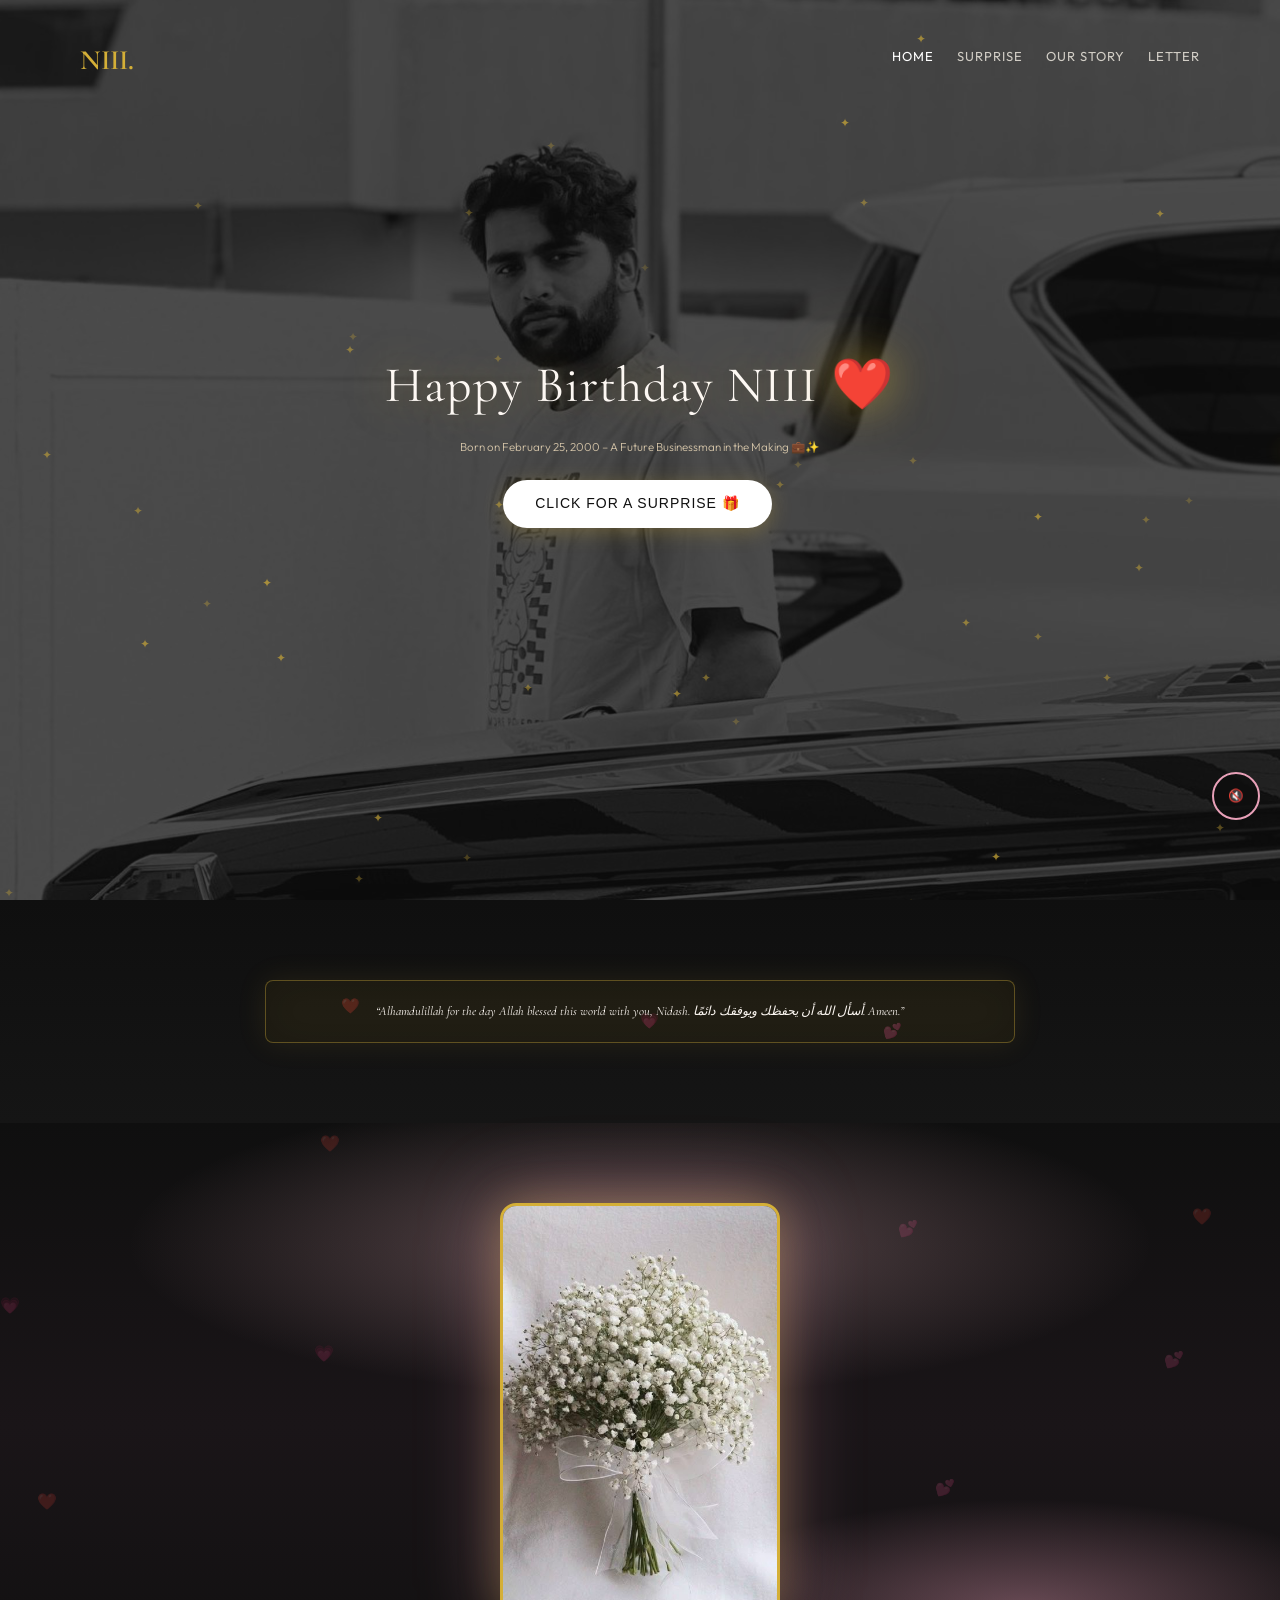
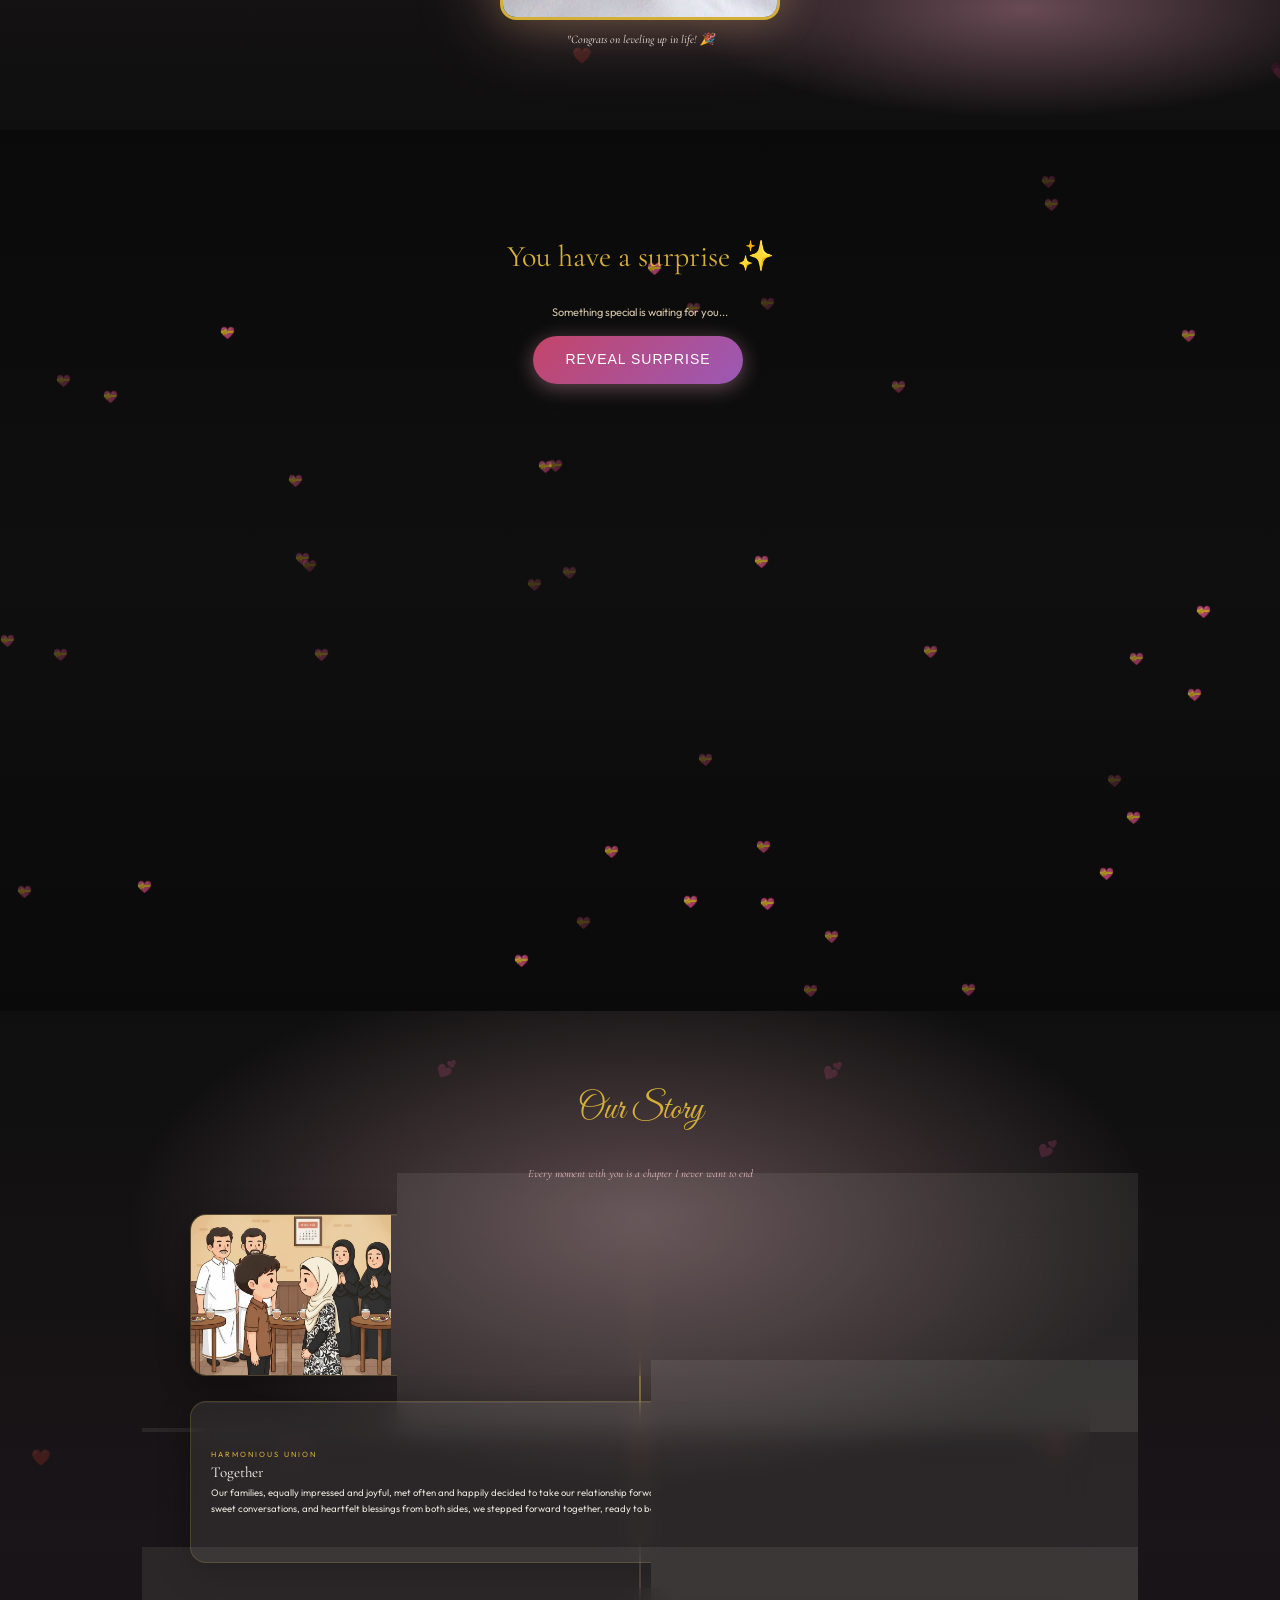
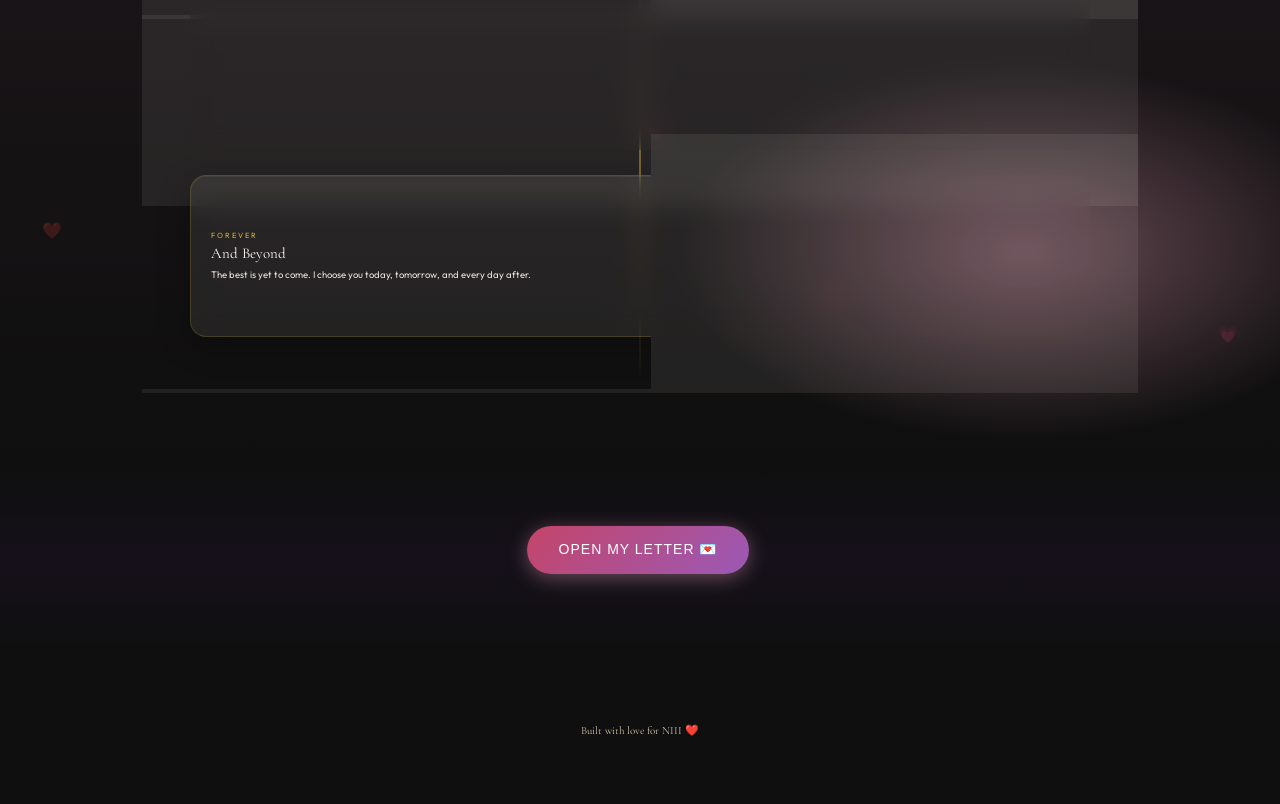
<file: index.html>
<!DOCTYPE html>
<html class="no-js" lang="en">
<head>
	<meta charset="utf-8">
	<meta http-equiv="X-UA-Compatible" content="IE=edge">
	<title>Happy Birthday NIII</title>
	<meta name="viewport" content="width=device-width, initial-scale=1">
	<meta name="description" content="Happy Birthday NIII — Built with love" />

	<link href="https://fonts.googleapis.com/css2?family=Great+Vibes&family=Cormorant+Garamond:ital,wght@0,400;0,600;1,400&family=Outfit:wght@300;400;500;600&display=swap" rel="stylesheet">

	<!-- Animate.css -->
	<link rel="stylesheet" href="css/animate.css">
	<link rel="stylesheet" href="css/icomoon.css">
	<link rel="stylesheet" href="css/bootstrap.css">
	<link rel="stylesheet" href="css/magnific-popup.css">
	<link rel="stylesheet" href="css/owl.carousel.min.css">
	<link rel="stylesheet" href="css/owl.theme.default.min.css">
	<link rel="stylesheet" href="css/style.css">

	<script src="js/modernizr-2.6.2.min.js"></script>
	<!--[if lt IE 9]>
	<script src="js/respond.min.js"></script>
	<![endif]-->
</head>
<body class="birthday-theme">
	<div class="fh5co-loader"></div>

	<!-- Engine intro overlay (hidden after intro) -->
	<div id="engine-intro" class="engine-intro">
		<div class="racing-line"></div>
		<div class="headlight-flash"></div>
	</div>

	<div id="page">
		<nav class="fh5co-nav birthday-nav" role="navigation">
			<div class="container">
				<div class="row">
					<div class="col-xs-6">
						<div id="fh5co-logo"><a href="index.html">NIII<strong>.</strong></a></div>
					</div>
					<div class="col-xs-6 text-right menu-1">
						<ul>
							<li class="active"><a href="#hero">Home</a></li>
							<li><a href="#surprise">Surprise</a></li>
							<li><a href="#our-story">Our Story</a></li>
							<li><a href="#letter-section">Letter</a></li>
						</ul>
					</div>
				</div>
			</div>
		</nav>

		<!-- SECTION 1 – HERO -->
		<header id="hero" class="fh5co-cover birthday-hero" role="banner">
			<div class="hero-bg" style="background-image:url(images/niith.jpeg);"></div>
			<div class="overlay"></div>
			<div class="particles-bg" id="particles-hero"></div>
			<div class="container">
				<div class="row">
					<div class="col-md-10 col-md-offset-1 text-center">
						<div class="display-t">
							<div class="display-tc animate-box" data-animate-effect="fadeIn">
								<h1 class="hero-title">Happy Birthday <span class="secret-name" id="secret-name" data-clicks="0">NIII</span> ❤️</h1>
								<h2 class="hero-subtitle">Born on February 25, 2000 – A Future Businessman in the Making 💼✨</h2>
								<!-- <div class="typing-wrap">
									<p class="typing-line"><span id="typing-text"></span><span class="cursor">|</span></p>
								</div> -->
								<p><a href="#surprise" class="btn btn-gold js-surprise-btn">Click for a Surprise 🎁</a></p>
							</div>
						</div>
					</div>
				</div>
			</div>
		</header>

		<!-- FOOD NOTICE -->
		<div id="food-notice" class="birthday-section food-notice-section">
			<div class="container">
				<div class="row">
					<div class="col-md-8 col-md-offset-2 text-center animate-box">
						<!-- <h2 class="section-heading cursive">Important Notice 🚨</h2> -->
						<div class="food-notice-box">
							<p class="food-notice-text">“Alhamdulillah for the day Allah blessed this world with you, Nidash. أسأل الله أن يحفظك ويوفقك دائمًا. Ameen.”</p>
							<div class="floating-food-icons">
								<span class="food-icon">❤️</span>
								<span class="food-icon">💕</span>
								<span class="food-icon">💗</span>
							</div>
						</div>
					</div>
				</div>
			</div>
		</div>

		<!-- BOUQUET SECTION (replaces clock) -->
		<!-- <div id="bouquet-section" class="birthday-section bouquet-section">
			<div class="container">
				<div class="row">
					<div class="col-md-6 col-md-offset-3 text-center animate-box">
						<div class="bouquet-image-wrap">
							<img src="images/dilshana.jpg" alt="Beautiful bouquet" class="bouquet-img" onerror="this.style.display='none'; this.nextElementSibling.style.display='block';">
							<div class="bouquet-placeholder" style="display:none;">💐</div>
						</div>
						<p class="bouquet-caption">For the most hardworking and loving soul</p>
					</div>
				</div>
			</div>
		</div> -->
		<!-- BOUQUET SECTION (replaces clock) -->
<div id="bouquet-section" class="birthday-section bouquet-section">
    <div class="our-story-bg">
        <div class="story-gradient"></div>
        <div class="story-hearts" id="story-hearts-bouquet"></div>
    </div>
    <div class="container">
        <div class="row">
            <div class="col-md-6 col-md-offset-3 text-center animate-box">
                <div class="bouquet-image-wrap">
                    <img src="images/dilshana.jpg" alt="Beautiful bouquet" class="bouquet-img" onerror="this.style.display='none'; this.nextElementSibling.style.display='block';">
                    <div class="bouquet-placeholder" style="display:none;">💐</div>
                </div>
                <p class="bouquet-caption">"Congrats on leveling up in life! 🎉</p>
            </div>
        </div>
    </div>
</div>

		<!-- SECTION 2 – SURPRISE (hidden until button click) -->
		<div id="surprise" class="birthday-section surprise-section">
			  <!-- Hero-style effect (no image, just overlay + particles) -->
         <div class="overlay"></div>
         <div class="particles-bg" id="particles-surprise"></div>
			<!-- Teaser: visible by default -->
			<div id="surprise-teaser" class="surprise-teaser">
				<div class="container">
					<div class="row">
						<div class="col-md-8 col-md-offset-2 text-center">
							<h2 class="section-heading cursive">You have a surprise ✨</h2>
							<p class="teaser-text">Something special is waiting for you...</p>
							<button type="button" class="btn btn-romantic js-reveal-surprise" id="reveal-surprise-btn">Reveal Surprise</button>
						</div>
					</div>
				</div>
			</div>
			<!-- Content: hidden until reveal (smooth fade-in / slide-up) -->
			<div id="surprise-content" class="surprise-content" aria-hidden="true">
				<div class="container">
					<div class="row">
						<div class="col-md-8 col-md-offset-2 text-center animate-box">
							<p class="surprise-reveal-message">Let's cut the cake together 🎂💖</p>
						</div>
					</div>
					<div class="row">
						<div class="col-md-8 col-md-offset-2 text-center animate-box">
							<p class="cake-hint">Click the cake to light the candles, then blow them 🕯️</p>
							<div class="cake-wrap" id="cake-wrap">
								<div class="cake-magic-glow" id="cake-magic-glow" aria-hidden="true"></div>
								<div class="cake-image-wrap js-cake-click" id="cake-3d" tabindex="0" role="button">
									<img src="images/momi.jpg" alt="Birthday cake" class="cake-img" onerror="this.src='data:image/svg+xml,%3Csvg xmlns=%22http://www.w3.org/2000/svg%22 viewBox=%220 0 200 180%22%3E%3Crect fill=%22%231a1a1a%22 width=%22200%22 height=%22180%22 rx=%2212%22/%3E%3Crect fill=%22%232a2a2a%22 x=%2240%22 y=%22120%22 width=%22120%22 height=%2240%22 rx=%224%22/%3E%3Crect fill=%22%232a2a2a%22 x=%2255%22 y=%2285%22 width=%2290%22 height=%2235%22 rx=%224%22/%3E%3Crect fill=%22%232a2a2a%22 x=%2270%22 y=%2255%22 width=%2260%22 height=%2230%22 rx=%224%22/%3E%3Ctext x=%22100%22 y=%22165%22 fill=%22%23d4af37%22 text-anchor=%22middle%22 font-size=%2214%22%3E🎂 Cake%3C/text%3E%3C/svg%3E';">
									<div class="candles-overlay" id="candles-wrap">
										<!-- <span class="candle" data-lit="false"></span> -->
										<span class="candle" data-lit="false"></span>
										<!-- <span class="candle" data-lit="false"></span> -->
									</div>
									<div class="cake-sparkles" id="cake-sparkles"></div>
									<div class="cake-smoke" id="cake-smoke" aria-hidden="true"></div>
								</div>
								<button type="button" class="btn btn-romantic btn-candles" id="blow-candles" disabled>Blow the Candles 🕯️</button>
							</div>
							<div id="confetti-container"></div>
							<div class="bouquet-wrap surprise-bouquet" id="bouquet-wrap">
								<!-- <div class="bouquet-emoji">💐</div>
								<p class="bouquet-text">"Congrats! You’ve officially leveled up in life. Cake and power-ups ahead!"</p> -->
								<div class="bouquet-emoji">🏁</div>
                                <p class="bouquet-text">"You’ve crossed the finish line of your last milestone. Start your next lap with style!"</p>
							</div>
						</div>
					</div>
				</div>
			</div>
		</div>

		<!-- OUR STORY – Timeline -->
		<div id="our-story" class="birthday-section our-story-section">
			<div class="our-story-bg">
				<div class="story-gradient"></div>
				<div class="story-hearts" id="story-hearts"></div>
			</div>
			<div class="container">
				<div class="row">
					<div class="col-md-8 col-md-offset-2 text-center section-header">
						<h2 class="section-heading cursive">Our Story</h2>
						<p class="section-sub">Every moment with you is a chapter I never want to end</p>
					</div>
				</div>
				<div class="timeline-wrap">
					<div class="timeline-line"></div>
					<article class="timeline-card timeline-left scroll-reveal">
						<div class="timeline-card-inner">
							<div class="timeline-img" style="background-image: url(images/final1.jpg);"></div>
							<div class="timeline-content">
								<span class="timeline-date">The Beginning :: 14-01-2025</span>
								<h3>First Met</h3>
								<p> Both of us arrived with our families, our hearts carrying a mix of nervousness and curiosity. The elders spoke first — exchanging smiles, polite questions, and hopeful glances — while you and I sat quietly, stealing brief looks at each other. The clinking of orange juice glasses filled the pauses between our shy smiles.</p>
							</div>
						</div>
					</article>
					<article class="timeline-card timeline-right scroll-reveal">
						<div class="timeline-card-inner">
							<div class="timeline-img" style="background-image: url(images/familyfinal.jpg);"></div>
							<div class="timeline-content">
								<span class="timeline-date">Harmonious Union</span>
								<h3>Together</h3>
								<p>Our families, equally impressed and joyful, met often and happily decided to take our relationship forward toward marriage. With growing comfort, sweet conversations, and heartfelt blessings from both sides, we stepped forward together, ready to begin our beautiful journey.</p>
							</div>
						</div>
					</article>
					<article class="timeline-card timeline-left scroll-reveal">
						<div class="timeline-card-inner">
							<div class="timeline-img" style="background-image: url(images/thirdd.png);"></div>
							<div class="timeline-content">
								<span class="timeline-date">Today</span>
								<h3>Our Now</h3>
								<p>Miles apart, yet closer every day — building dreams together, one day at a time. You are my always..</p>
							</div>
						</div>
					</article>
					<article class="timeline-card timeline-right scroll-reveal">
						<div class="timeline-card-inner">
							<div class="timeline-img" style="background-image: url(images/us.jpeg);"></div>
							<div class="timeline-content">
								<span class="timeline-date">Forever</span>
								<h3>And Beyond</h3>
								<p>The best is yet to come. I choose you today, tomorrow, and every day after.</p>
							</div>
						</div>
					</article>
				</div>
			</div>
		</div>

		<!-- LETTER SECTION – opens on separate page -->
		<div id="letter-section" class="birthday-section letter-section">
			<div class="container">
				<div class="row">
					<div class="col-md-8 col-md-offset-2 text-center">
						<a href="letter.html" class="btn btn-romantic btn-open-letter" id="open-letter-btn">Open My Letter 💌</a>
					</div>
				</div>
			</div>
		</div>

		<!-- FOOTER -->
		<footer id="fh5co-footer" class="birthday-footer" role="contentinfo">
			<!-- <div class="hearts-bg" id="hearts-bg"></div> -->
			<div class="container">
				<div class="row copyright">
					<div class="col-md-12 text-center">
						<p class="footer-text">Built with love for NIII ❤️</p>
					</div>
				</div>
			</div>
		</footer>
	</div>

	<!-- Secret popup -->
	<div id="secret-popup" class="secret-popup-overlay">
		<div class="secret-popup">
			<p class="secret-popup-text">"Our first birthday together… and just the beginning of forever."</p>
			<button type="button" class="btn btn-gold btn-close-popup" id="close-secret-popup">Close</button>
		</div>
	</div>

	<!-- Music toggle (fixed) -->
	<button type="button" id="music-toggle" class="music-toggle-btn" title="Toggle background music" aria-label="Toggle music">
		<span class="music-icon music-off">🔇</span>
		<span class="music-icon music-on">🎵</span>
	</button>

	<div class="gototop js-top">
		<a href="#" class="js-gotop"><i class="icon-arrow-up"></i></a>
	</div>

	<!-- Romantic background layer (hearts, particles, gradient) -->
	<div id="romantic-bg" class="romantic-bg">
		<div class="romantic-gradient"></div>
		<div class="romantic-particles" id="romantic-particles"></div>
		<div class="romantic-hearts" id="romantic-hearts"></div>
		<div class="romantic-glow"></div>
	</div>

	<!-- Audio: engine (add your file to sounds/engine.mp3) and optional romantic music -->
	<!-- <audio id="engine-sound" preload="auto">
		<source src="sounds/engine.mp3" type="audio/mpeg">
	</audio> -->
	<audio id="romantic-music" preload="auto" loop>
		<source src="sounds/hbd.mp3" type="audio/mpeg">
	</audio>
	<!-- <audio id="sparkle-sound" preload="auto">
		<source src="sounds/sparkle.mp3" type="audio/mpeg">
	</audio> -->

	<script src="js/jquery.min.js"></script>
	<script src="js/jquery.easing.1.3.js"></script>
	<script src="js/bootstrap.min.js"></script>
	<script src="js/jquery.waypoints.min.js"></script>
	<script src="js/owl.carousel.min.js"></script>
	<script src="js/jquery.stellar.min.js"></script>
	<script src="js/jquery.magnific-popup.min.js"></script>
	<script src="js/jquery.countTo.js"></script>
	<script src="js/magnific-popup-options.js"></script>
	<script src="js/main.js"></script>
	<script src="js/birthday.js"></script>
</body>
</html>
</file>
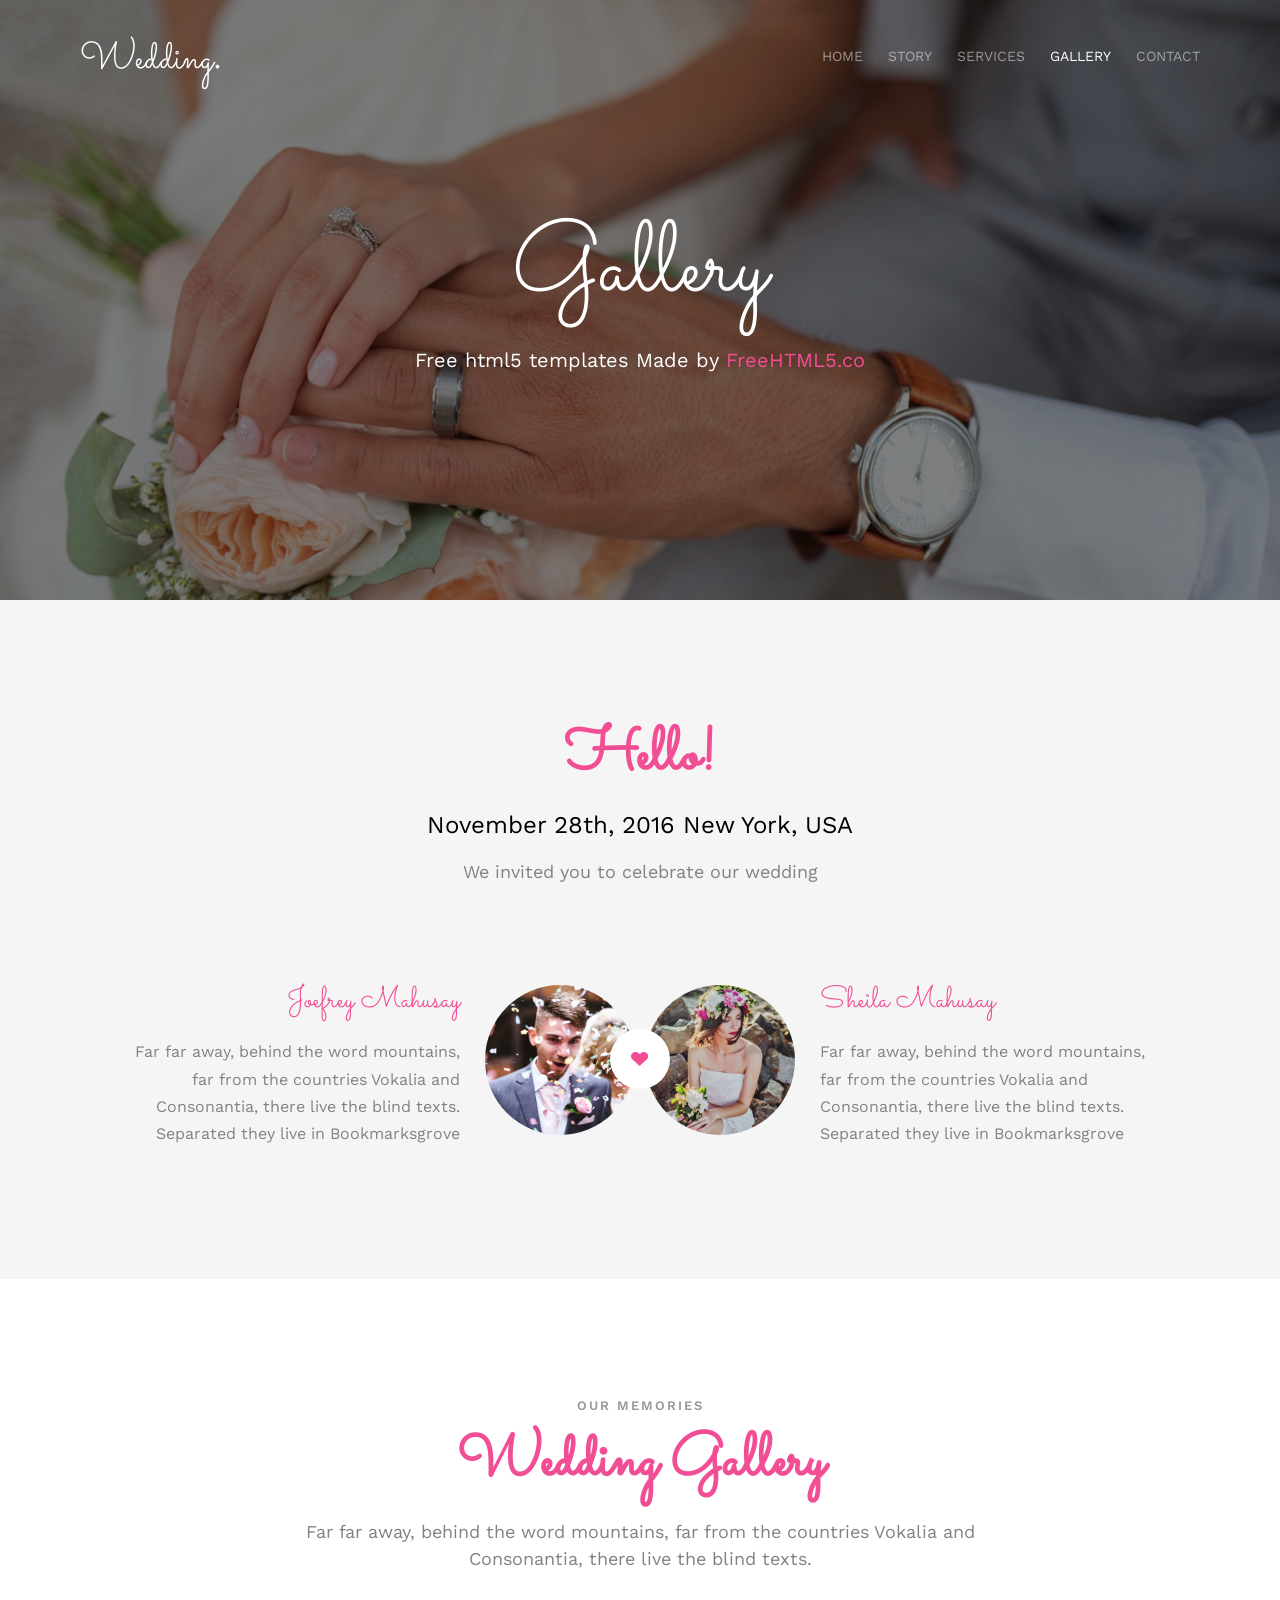
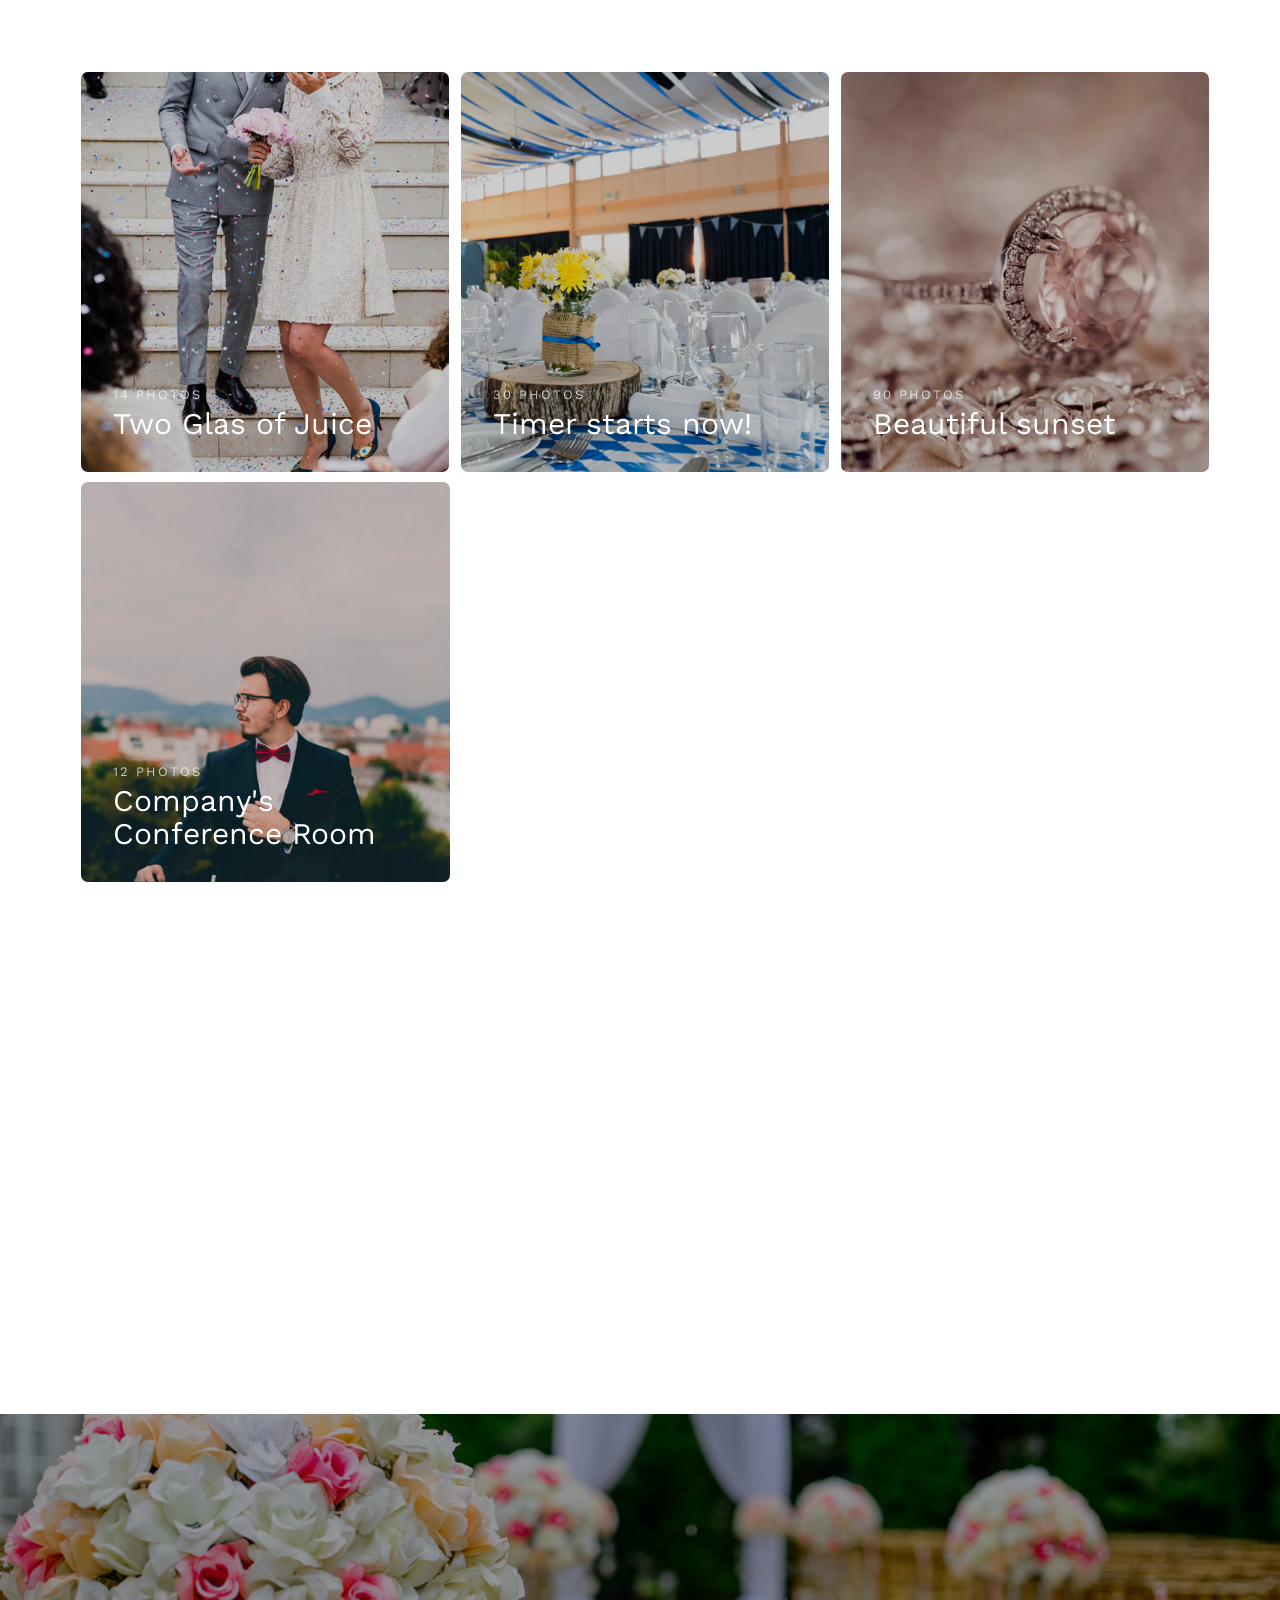
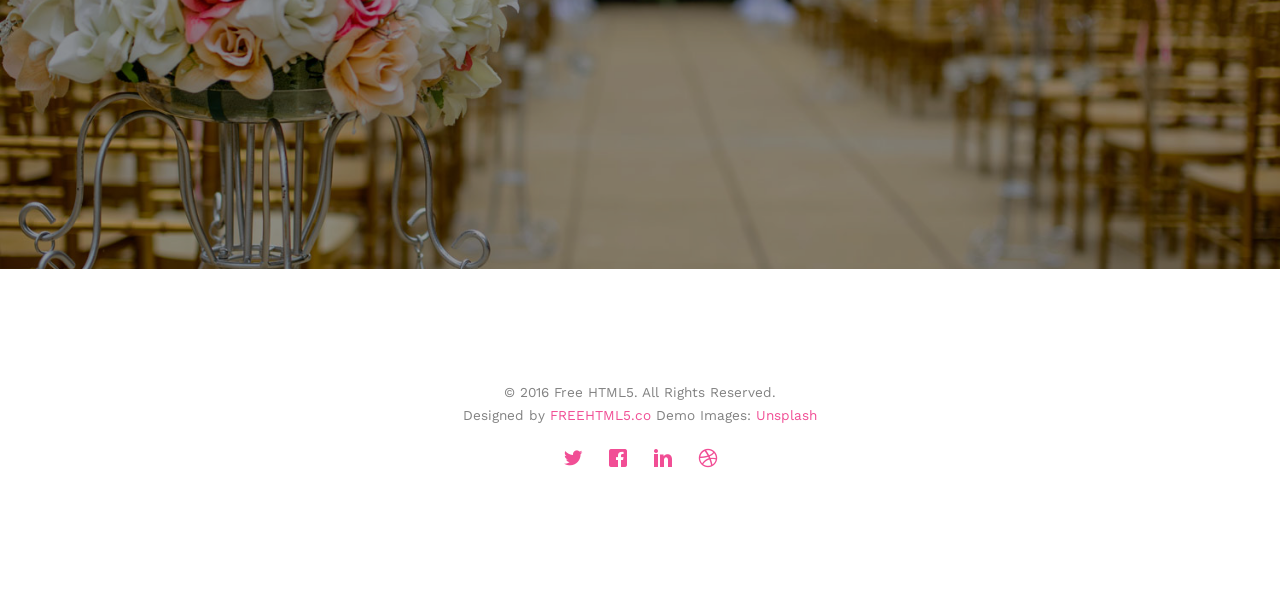
<file: gallery.html>
<!DOCTYPE html>
<!--[if lt IE 7]>      <html class="no-js lt-ie9 lt-ie8 lt-ie7"> <![endif]-->
<!--[if IE 7]>         <html class="no-js lt-ie9 lt-ie8"> <![endif]-->
<!--[if IE 8]>         <html class="no-js lt-ie9"> <![endif]-->
<!--[if gt IE 8]><!--> <html class="no-js"> <!--<![endif]-->
	<head>
	<meta charset="utf-8">
	<meta http-equiv="X-UA-Compatible" content="IE=edge">
	<title>Wedding &mdash; 100% Free Fully Responsive HTML5 Template by FREEHTML5.co</title>
	<meta name="viewport" content="width=device-width, initial-scale=1">
	<meta name="description" content="Free HTML5 Template by FREEHTML5.CO" />
	<meta name="keywords" content="free html5, free template, free bootstrap, html5, css3, mobile first, responsive" />
	<meta name="author" content="FREEHTML5.CO" />

  <!-- 
	//////////////////////////////////////////////////////

	FREE HTML5 TEMPLATE 
	DESIGNED & DEVELOPED by FREEHTML5.CO
		
	Website: 		http://freehtml5.co/
	Email: 			info@freehtml5.co
	Twitter: 		http://twitter.com/fh5co
	Facebook: 		https://www.facebook.com/fh5co

	//////////////////////////////////////////////////////
	 -->

  	<!-- Facebook and Twitter integration -->
	<meta property="og:title" content=""/>
	<meta property="og:image" content=""/>
	<meta property="og:url" content=""/>
	<meta property="og:site_name" content=""/>
	<meta property="og:description" content=""/>
	<meta name="twitter:title" content="" />
	<meta name="twitter:image" content="" />
	<meta name="twitter:url" content="" />
	<meta name="twitter:card" content="" />

	<link href='https://fonts.googleapis.com/css?family=Work+Sans:400,300,600,400italic,700' rel='stylesheet' type='text/css'>
	<link href="https://fonts.googleapis.com/css?family=Sacramento" rel="stylesheet">
	
	<!-- Animate.css -->
	<link rel="stylesheet" href="css/animate.css">
	<!-- Icomoon Icon Fonts-->
	<link rel="stylesheet" href="css/icomoon.css">
	<!-- Bootstrap  -->
	<link rel="stylesheet" href="css/bootstrap.css">

	<!-- Magnific Popup -->
	<link rel="stylesheet" href="css/magnific-popup.css">

	<!-- Owl Carousel  -->
	<link rel="stylesheet" href="css/owl.carousel.min.css">
	<link rel="stylesheet" href="css/owl.theme.default.min.css">

	<!-- Theme style  -->
	<link rel="stylesheet" href="css/style.css">

	<!-- Modernizr JS -->
	<script src="js/modernizr-2.6.2.min.js"></script>
	<!-- FOR IE9 below -->
	<!--[if lt IE 9]>
	<script src="js/respond.min.js"></script>
	<![endif]-->

	</head>
	<body>
		
	<div class="fh5co-loader"></div>
	
	<div id="page">
	<nav class="fh5co-nav" role="navigation">
		<div class="container">
			<div class="row">
				<div class="col-xs-2">
					<div id="fh5co-logo"><a href="index.html">Wedding<strong>.</strong></a></div>
				</div>
				<div class="col-xs-10 text-right menu-1">
					<ul>
						<li><a href="index.html">Home</a></li>
						<li><a href="about.html">Story</a></li>
						<li class="has-dropdown">
							<a href="services.html">Services</a>
							<ul class="dropdown">
								<li><a href="#">Web Design</a></li>
								<li><a href="#">eCommerce</a></li>
								<li><a href="#">Branding</a></li>
								<li><a href="#">API</a></li>
							</ul>
						</li>
						<li class="has-dropdown active">
							<a href="gallery.html">Gallery</a>
							<ul class="dropdown">
								<li><a href="#">HTML5</a></li>
								<li><a href="#">CSS3</a></li>
								<li><a href="#">Sass</a></li>
								<li><a href="#">jQuery</a></li>
							</ul>
						</li>
						<li><a href="contact.html">Contact</a></li>
					</ul>
				</div>
			</div>
			
		</div>
	</nav>

	<header id="fh5co-header" class="fh5co-cover fh5co-cover-sm" role="banner" style="background-image:url(images/img_bg_1.jpg);">
		<div class="overlay"></div>
		<div class="fh5co-container">
			<div class="row">
				<div class="col-md-8 col-md-offset-2 text-center">
					<div class="display-t">
						<div class="display-tc animate-box" data-animate-effect="fadeIn">
							<h1>Gallery</h1>
							<h2>Free html5 templates Made by <a href="http://freehtml5.co" target="_blank">FreeHTML5.co</a></h2>
						</div>
					</div>
				</div>
			</div>
		</div>
	</header>

	<div id="fh5co-couple" class="fh5co-section-gray">
		<div class="container">
			<div class="row">
				<div class="col-md-8 col-md-offset-2 text-center fh5co-heading animate-box">
					<h2>Hello!</h2>
					<h3>November 28th, 2016 New York, USA</h3>
					<p>We invited you to celebrate our wedding</p>
				</div>
			</div>
			<div class="couple-wrap animate-box">
				<div class="couple-half">
					<div class="groom">
						<img src="images/groom.jpg" alt="groom" class="img-responsive">
					</div>
					<div class="desc-groom">
						<h3>Joefrey Mahusay</h3>
						<p>Far far away, behind the word mountains, far from the countries Vokalia and Consonantia, there live the blind texts. Separated they live in Bookmarksgrove</p>
					</div>
				</div>
				<p class="heart text-center"><i class="icon-heart2"></i></p>
				<div class="couple-half">
					<div class="bride">
						<img src="images/bride.jpg" alt="groom" class="img-responsive">
					</div>
					<div class="desc-bride">
						<h3>Sheila Mahusay</h3>
						<p>Far far away, behind the word mountains, far from the countries Vokalia and Consonantia, there live the blind texts. Separated they live in Bookmarksgrove</p>
					</div>
				</div>
			</div>
		</div>
	</div>

	<div id="fh5co-gallery">
		<div class="container">
			<div class="row">
				<div class="col-md-8 col-md-offset-2 text-center fh5co-heading animate-box">
					<span>Our Memories</span>
					<h2>Wedding Gallery</h2>
					<p>Far far away, behind the word mountains, far from the countries Vokalia and Consonantia, there live the blind texts.</p>
				</div>
			</div>
			<div class="row row-bottom-padded-md">
				<div class="col-md-12">
					<ul id="fh5co-gallery-list">
						
						<li class="one-third animate-box" data-animate-effect="fadeIn" style="background-image: url(images/gallery-1.jpg); "> 
						<a href="images/gallery-1.jpg">
							<div class="case-studies-summary">
								<span>14 Photos</span>
								<h2>Two Glas of Juice</h2>
							</div>
						</a>
					</li>
					<li class="one-third animate-box" data-animate-effect="fadeIn" style="background-image: url(images/gallery-2.jpg); ">
						<a href="#" class="color-2">
							<div class="case-studies-summary">
								<span>30 Photos</span>
								<h2>Timer starts now!</h2>
							</div>
						</a>
					</li>


					<li class="one-third animate-box" data-animate-effect="fadeIn" style="background-image: url(images/gallery-3.jpg); ">
						<a href="#" class="color-3">
							<div class="case-studies-summary">
								<span>90 Photos</span>
								<h2>Beautiful sunset</h2>
							</div>
						</a>
					</li>
					<li class="one-third animate-box" data-animate-effect="fadeIn" style="background-image: url(images/gallery-4.jpg); ">
						<a href="#" class="color-4">
							<div class="case-studies-summary">
								<span>12 Photos</span>
								<h2>Company's Conference Room</h2>
							</div>
						</a>
					</li>

						<li class="one-third animate-box" data-animate-effect="fadeIn" style="background-image: url(images/gallery-5.jpg); ">
							<a href="#" class="color-3">
								<div class="case-studies-summary">
									<span>50 Photos</span>
									<h2>Useful baskets</h2>
								</div>
							</a>
						</li>
						<li class="one-third animate-box" data-animate-effect="fadeIn" style="background-image: url(images/gallery-6.jpg); ">
							<a href="#" class="color-4">
								<div class="case-studies-summary">
									<span>45 Photos</span>
									<h2>Skater man in the road</h2>
								</div>
							</a>
						</li>

						<li class="one-third animate-box" data-animate-effect="fadeIn" style="background-image: url(images/gallery-7.jpg); ">
							<a href="#" class="color-4">
								<div class="case-studies-summary">
									<span>35 Photos</span>
									<h2>Two Glas of Juice</h2>
								</div>
							</a>
						</li>

						<li class="one-third animate-box" data-animate-effect="fadeIn" style="background-image: url(images/gallery-8.jpg); "> 
							<a href="#" class="color-5">
								<div class="case-studies-summary">
									<span>90 Photos</span>
									<h2>Timer starts now!</h2>
								</div>
							</a>
						</li>
						<li class="one-third animate-box" data-animate-effect="fadeIn" style="background-image: url(images/gallery-9.jpg); ">
							<a href="#" class="color-6">
								<div class="case-studies-summary">
									<span>56 Photos</span>
									<h2>Beautiful sunset</h2>
								</div>
							</a>
						</li>
					</ul>		
				</div>
			</div>
		</div>
	</div>

	<div id="fh5co-started" class="fh5co-bg" style="background-image:url(images/img_bg_4.jpg);">
		<div class="overlay"></div>
		<div class="container">
			<div class="row animate-box">
				<div class="col-md-8 col-md-offset-2 text-center fh5co-heading">
					<h2>Are You Attending?</h2>
					<p>Please Fill-up the form to notify you that you're attending. Thanks.</p>
				</div>
			</div>
			<div class="row animate-box">
				<div class="col-md-10 col-md-offset-1">
					<form class="form-inline">
						<div class="col-md-4 col-sm-4">
							<div class="form-group">
								<label for="name" class="sr-only">Name</label>
								<input type="name" class="form-control" id="name" placeholder="Name">
							</div>
						</div>
						<div class="col-md-4 col-sm-4">
							<div class="form-group">
								<label for="email" class="sr-only">Email</label>
								<input type="email" class="form-control" id="email" placeholder="Email">
							</div>
						</div>
						<div class="col-md-4 col-sm-4">
							<button type="submit" class="btn btn-default btn-block">I am Attending</button>
						</div>
					</form>
				</div>
			</div>
		</div>
	</div>

	<footer id="fh5co-footer" role="contentinfo">
		<div class="container">

			<div class="row copyright">
				<div class="col-md-12 text-center">
					<p>
						<small class="block">&copy; 2016 Free HTML5. All Rights Reserved.</small> 
						<small class="block">Designed by <a href="http://freehtml5.co/" target="_blank">FREEHTML5.co</a> Demo Images: <a href="http://unsplash.co/" target="_blank">Unsplash</a></small>
					</p>
					<p>
						<ul class="fh5co-social-icons">
							<li><a href="#"><i class="icon-twitter"></i></a></li>
							<li><a href="#"><i class="icon-facebook"></i></a></li>
							<li><a href="#"><i class="icon-linkedin"></i></a></li>
							<li><a href="#"><i class="icon-dribbble"></i></a></li>
						</ul>
					</p>
				</div>
			</div>

		</div>
	</footer>
	</div>

	<div class="gototop js-top">
		<a href="#" class="js-gotop"><i class="icon-arrow-up"></i></a>
	</div>
	
	<!-- jQuery -->
	<script src="js/jquery.min.js"></script>
	<!-- jQuery Easing -->
	<script src="js/jquery.easing.1.3.js"></script>
	<!-- Bootstrap -->
	<script src="js/bootstrap.min.js"></script>
	<!-- Waypoints -->
	<script src="js/jquery.waypoints.min.js"></script>
	<!-- Carousel -->
	<script src="js/owl.carousel.min.js"></script>
	<!-- countTo -->
	<script src="js/jquery.countTo.js"></script>

	<!-- Stellar -->
	<script src="js/jquery.stellar.min.js"></script>
	<!-- Magnific Popup -->
	<script src="js/jquery.magnific-popup.min.js"></script>
	<script src="js/magnific-popup-options.js"></script>

	<!-- Main -->
	<script src="js/main.js"></script>


	</body>
</html>
</file>
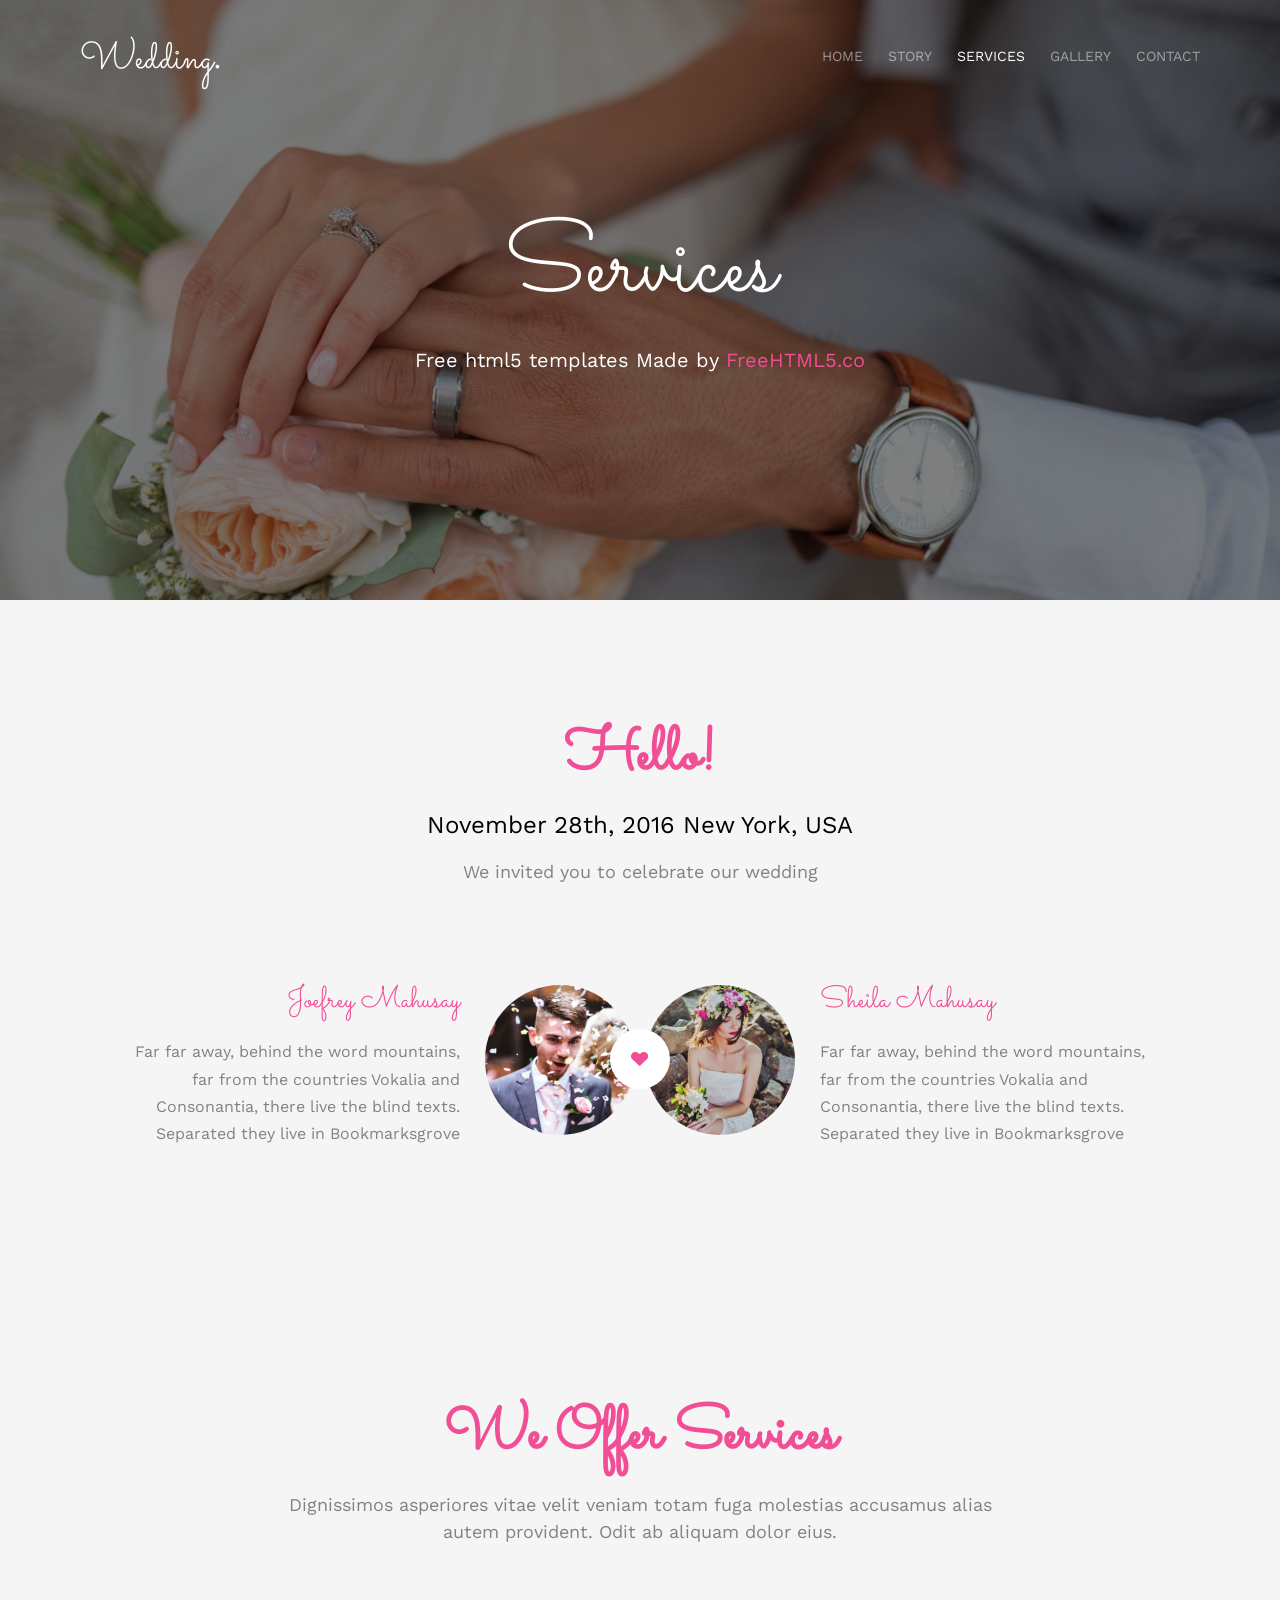
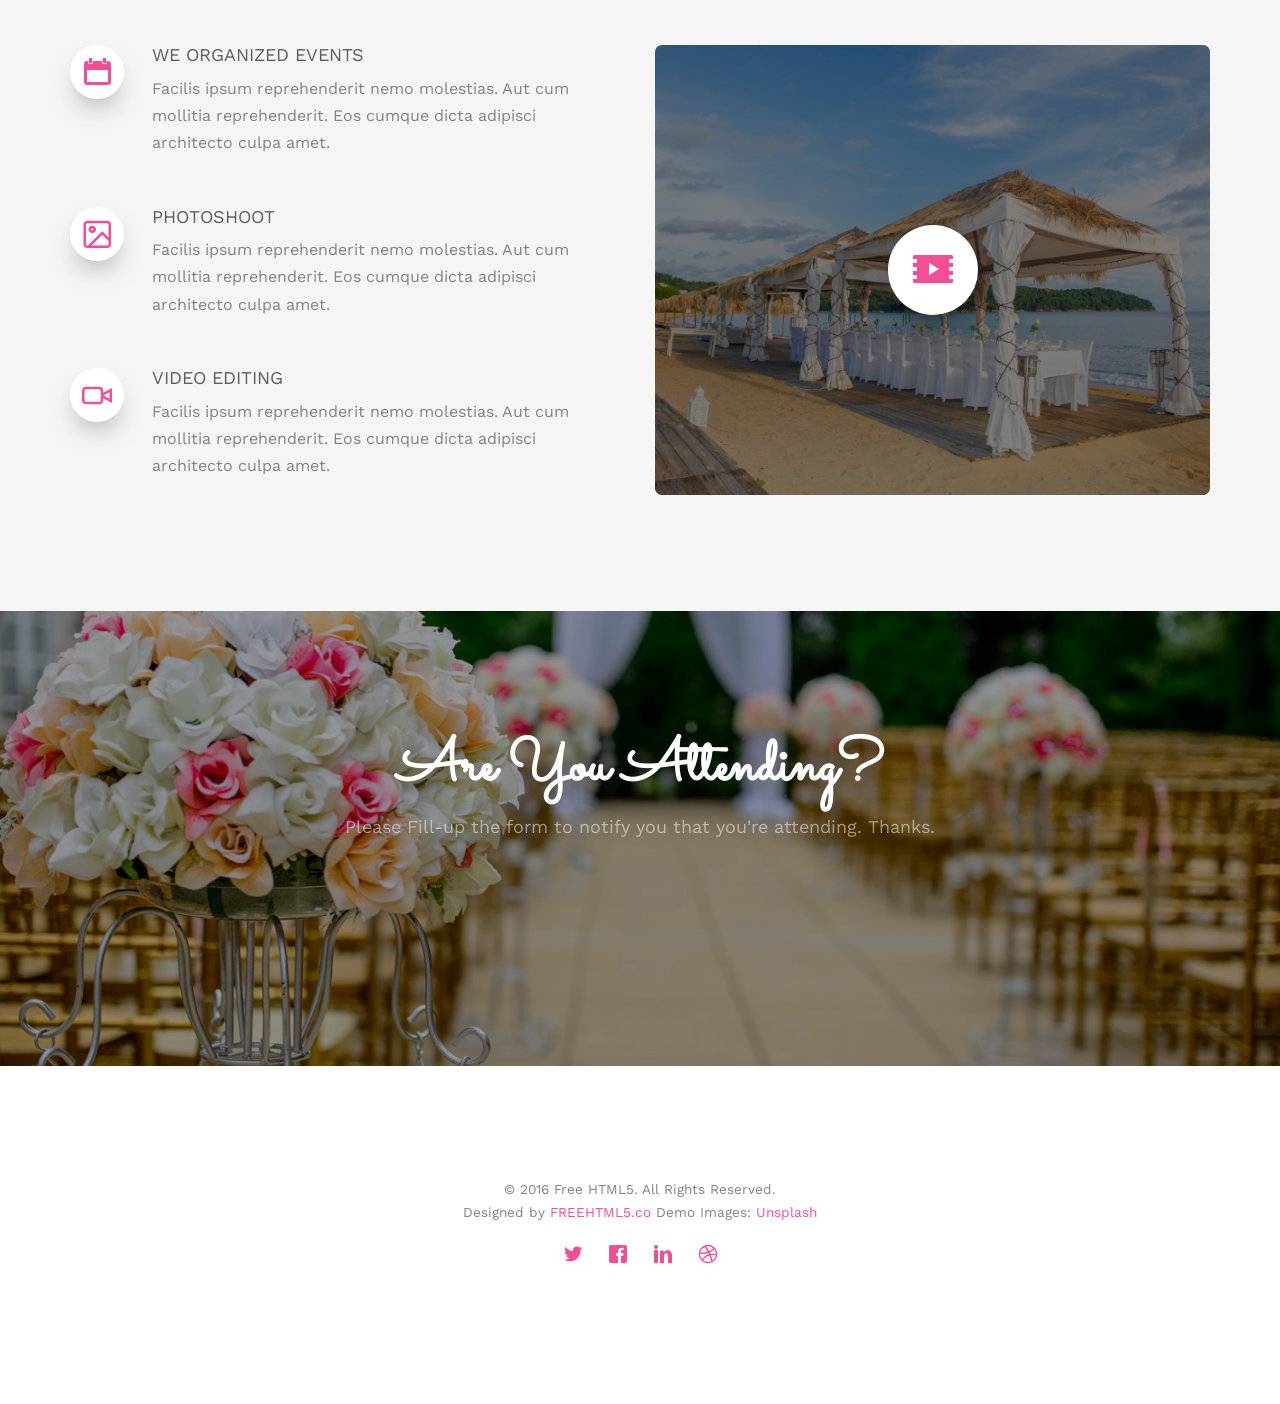
<file: services.html>
<!DOCTYPE html>
<!--[if lt IE 7]>      <html class="no-js lt-ie9 lt-ie8 lt-ie7"> <![endif]-->
<!--[if IE 7]>         <html class="no-js lt-ie9 lt-ie8"> <![endif]-->
<!--[if IE 8]>         <html class="no-js lt-ie9"> <![endif]-->
<!--[if gt IE 8]><!--> <html class="no-js"> <!--<![endif]-->
	<head>
	<meta charset="utf-8">
	<meta http-equiv="X-UA-Compatible" content="IE=edge">
	<title>Wedding &mdash; 100% Free Fully Responsive HTML5 Template by FREEHTML5.co</title>
	<meta name="viewport" content="width=device-width, initial-scale=1">
	<meta name="description" content="Free HTML5 Template by FREEHTML5.CO" />
	<meta name="keywords" content="free html5, free template, free bootstrap, html5, css3, mobile first, responsive" />
	<meta name="author" content="FREEHTML5.CO" />

  <!-- 
	//////////////////////////////////////////////////////

	FREE HTML5 TEMPLATE 
	DESIGNED & DEVELOPED by FREEHTML5.CO
		
	Website: 		http://freehtml5.co/
	Email: 			info@freehtml5.co
	Twitter: 		http://twitter.com/fh5co
	Facebook: 		https://www.facebook.com/fh5co

	//////////////////////////////////////////////////////
	 -->

  	<!-- Facebook and Twitter integration -->
	<meta property="og:title" content=""/>
	<meta property="og:image" content=""/>
	<meta property="og:url" content=""/>
	<meta property="og:site_name" content=""/>
	<meta property="og:description" content=""/>
	<meta name="twitter:title" content="" />
	<meta name="twitter:image" content="" />
	<meta name="twitter:url" content="" />
	<meta name="twitter:card" content="" />

	<link href='https://fonts.googleapis.com/css?family=Work+Sans:400,300,600,400italic,700' rel='stylesheet' type='text/css'>
	<link href="https://fonts.googleapis.com/css?family=Sacramento" rel="stylesheet">
	
	<!-- Animate.css -->
	<link rel="stylesheet" href="css/animate.css">
	<!-- Icomoon Icon Fonts-->
	<link rel="stylesheet" href="css/icomoon.css">
	<!-- Bootstrap  -->
	<link rel="stylesheet" href="css/bootstrap.css">

	<!-- Magnific Popup -->
	<link rel="stylesheet" href="css/magnific-popup.css">

	<!-- Owl Carousel  -->
	<link rel="stylesheet" href="css/owl.carousel.min.css">
	<link rel="stylesheet" href="css/owl.theme.default.min.css">

	<!-- Theme style  -->
	<link rel="stylesheet" href="css/style.css">

	<!-- Modernizr JS -->
	<script src="js/modernizr-2.6.2.min.js"></script>
	<!-- FOR IE9 below -->
	<!--[if lt IE 9]>
	<script src="js/respond.min.js"></script>
	<![endif]-->

	</head>
	<body>
		
	<div class="fh5co-loader"></div>
	
	<div id="page">
	<nav class="fh5co-nav" role="navigation">
		<div class="container">
			<div class="row">
				<div class="col-xs-2">
					<div id="fh5co-logo"><a href="index.html">Wedding<strong>.</strong></a></div>
				</div>
				<div class="col-xs-10 text-right menu-1">
					<ul>
						<li><a href="index.html">Home</a></li>
						<li><a href="about.html">Story</a></li>
						<li class="has-dropdown active">
							<a href="services.html">Services</a>
							<ul class="dropdown">
								<li><a href="#">Web Design</a></li>
								<li><a href="#">eCommerce</a></li>
								<li><a href="#">Branding</a></li>
								<li><a href="#">API</a></li>
							</ul>
						</li>
						<li class="has-dropdown">
							<a href="gallery.html">Gallery</a>
							<ul class="dropdown">
								<li><a href="#">HTML5</a></li>
								<li><a href="#">CSS3</a></li>
								<li><a href="#">Sass</a></li>
								<li><a href="#">jQuery</a></li>
							</ul>
						</li>
						<li><a href="contact.html">Contact</a></li>
					</ul>
				</div>
			</div>
			
		</div>
	</nav>

	<header id="fh5co-header" class="fh5co-cover fh5co-cover-sm" role="banner" style="background-image:url(images/img_bg_1.jpg);">
		<div class="overlay"></div>
		<div class="fh5co-container">
			<div class="row">
				<div class="col-md-8 col-md-offset-2 text-center">
					<div class="display-t">
						<div class="display-tc animate-box" data-animate-effect="fadeIn">
							<h1>Services</h1>
							<h2>Free html5 templates Made by <a href="http://freehtml5.co" target="_blank">FreeHTML5.co</a></h2>
						</div>
					</div>
				</div>
			</div>
		</div>
	</header>

	<div id="fh5co-couple" class="fh5co-section-gray">
		<div class="container">
			<div class="row">
				<div class="col-md-8 col-md-offset-2 text-center fh5co-heading animate-box">
					<h2>Hello!</h2>
					<h3>November 28th, 2016 New York, USA</h3>
					<p>We invited you to celebrate our wedding</p>
				</div>
			</div>
			<div class="couple-wrap animate-box">
				<div class="couple-half">
					<div class="groom">
						<img src="images/groom.jpg" alt="groom" class="img-responsive">
					</div>
					<div class="desc-groom">
						<h3>Joefrey Mahusay</h3>
						<p>Far far away, behind the word mountains, far from the countries Vokalia and Consonantia, there live the blind texts. Separated they live in Bookmarksgrove</p>
					</div>
				</div>
				<p class="heart text-center"><i class="icon-heart2"></i></p>
				<div class="couple-half">
					<div class="bride">
						<img src="images/bride.jpg" alt="groom" class="img-responsive">
					</div>
					<div class="desc-bride">
						<h3>Sheila Mahusay</h3>
						<p>Far far away, behind the word mountains, far from the countries Vokalia and Consonantia, there live the blind texts. Separated they live in Bookmarksgrove</p>
					</div>
				</div>
			</div>
		</div>
	</div>

	<div id="fh5co-services" class="fh5co-section-gray">
		<div class="container">
			
			<div class="row animate-box">
				<div class="col-md-8 col-md-offset-2 text-center fh5co-heading">
					<h2>We Offer Services</h2>
					<p>Dignissimos asperiores vitae velit veniam totam fuga molestias accusamus alias autem provident. Odit ab aliquam dolor eius.</p>
				</div>
			</div>

			<div class="row">
				<div class="col-md-6">
					<div class="feature-left animate-box" data-animate-effect="fadeInLeft">
						<span class="icon">
							<i class="icon-calendar"></i>
						</span>
						<div class="feature-copy">
							<h3>We Organized Events</h3>
							<p>Facilis ipsum reprehenderit nemo molestias. Aut cum mollitia reprehenderit. Eos cumque dicta adipisci architecto culpa amet.</p>
						</div>
					</div>

					<div class="feature-left animate-box" data-animate-effect="fadeInLeft">
						<span class="icon">
							<i class="icon-image"></i>
						</span>
						<div class="feature-copy">
							<h3>Photoshoot</h3>
							<p>Facilis ipsum reprehenderit nemo molestias. Aut cum mollitia reprehenderit. Eos cumque dicta adipisci architecto culpa amet.</p>
						</div>
					</div>

					<div class="feature-left animate-box" data-animate-effect="fadeInLeft">
						<span class="icon">
							<i class="icon-video"></i>
						</span>
						<div class="feature-copy">
							<h3>Video Editing</h3>
							<p>Facilis ipsum reprehenderit nemo molestias. Aut cum mollitia reprehenderit. Eos cumque dicta adipisci architecto culpa amet.</p>
						</div>
					</div>

				</div>

				<div class="col-md-6 animate-box">
					<div class="fh5co-video fh5co-bg" style="background-image: url(images/img_bg_3.jpg); ">
						<a  href="https://vimeo.com/channels/staffpicks/93951774" class="popup-vimeo"><i class="icon-video2"></i></a>
						<div class="overlay"></div>
					</div>
				</div>
			</div>

			
		</div>
	</div>

	<div id="fh5co-started" class="fh5co-bg" style="background-image:url(images/img_bg_4.jpg);">
		<div class="overlay"></div>
		<div class="container">
			<div class="row animate-box">
				<div class="col-md-8 col-md-offset-2 text-center fh5co-heading">
					<h2>Are You Attending?</h2>
					<p>Please Fill-up the form to notify you that you're attending. Thanks.</p>
				</div>
			</div>
			<div class="row animate-box">
				<div class="col-md-10 col-md-offset-1">
					<form class="form-inline">
						<div class="col-md-4 col-sm-4">
							<div class="form-group">
								<label for="name" class="sr-only">Name</label>
								<input type="name" class="form-control" id="name" placeholder="Name">
							</div>
						</div>
						<div class="col-md-4 col-sm-4">
							<div class="form-group">
								<label for="email" class="sr-only">Email</label>
								<input type="email" class="form-control" id="email" placeholder="Email">
							</div>
						</div>
						<div class="col-md-4 col-sm-4">
							<button type="submit" class="btn btn-default btn-block">I am Attending</button>
						</div>
					</form>
				</div>
			</div>
		</div>
	</div>

	<footer id="fh5co-footer" role="contentinfo">
		<div class="container">

			<div class="row copyright">
				<div class="col-md-12 text-center">
					<p>
						<small class="block">&copy; 2016 Free HTML5. All Rights Reserved.</small> 
						<small class="block">Designed by <a href="http://freehtml5.co/" target="_blank">FREEHTML5.co</a> Demo Images: <a href="http://unsplash.co/" target="_blank">Unsplash</a></small>
					</p>
					<p>
						<ul class="fh5co-social-icons">
							<li><a href="#"><i class="icon-twitter"></i></a></li>
							<li><a href="#"><i class="icon-facebook"></i></a></li>
							<li><a href="#"><i class="icon-linkedin"></i></a></li>
							<li><a href="#"><i class="icon-dribbble"></i></a></li>
						</ul>
					</p>
				</div>
			</div>

		</div>
	</footer>
	</div>

	<div class="gototop js-top">
		<a href="#" class="js-gotop"><i class="icon-arrow-up"></i></a>
	</div>
	
	<!-- jQuery -->
	<script src="js/jquery.min.js"></script>
	<!-- jQuery Easing -->
	<script src="js/jquery.easing.1.3.js"></script>
	<!-- Bootstrap -->
	<script src="js/bootstrap.min.js"></script>
	<!-- Waypoints -->
	<script src="js/jquery.waypoints.min.js"></script>
	<!-- Carousel -->
	<script src="js/owl.carousel.min.js"></script>
	<!-- countTo -->
	<script src="js/jquery.countTo.js"></script>

	<!-- Stellar -->
	<script src="js/jquery.stellar.min.js"></script>
	<!-- Magnific Popup -->
	<script src="js/jquery.magnific-popup.min.js"></script>
	<script src="js/magnific-popup-options.js"></script>

	<!-- Main -->
	<script src="js/main.js"></script>

	</body>
</html>
</file>
<file: css/icomoon.css>
@font-face {
  font-family: 'icomoon';
  src:  url('../fonts/icomoon/icomoon.eot?6iuir');
  src:  url('../fonts/icomoon/icomoon.eot?6iuir#iefix') format('embedded-opentype'),
    url('../fonts/icomoon/icomoon.ttf?6iuir') format('truetype'),
    url('../fonts/icomoon/icomoon.woff?6iuir') format('woff'),
    url('../fonts/icomoon/icomoon.svg?6iuir#icomoon') format('svg');
  font-weight: normal;
  font-style: normal;
}

[class^="icon-"], [class*=" icon-"] {
  /* use !important to prevent issues with browser extensions that change fonts */
  font-family: 'icomoon' !important;
  speak: none;
  font-style: normal;
  font-weight: normal;
  font-variant: normal;
  text-transform: none;
  line-height: 1;

  /* Better Font Rendering =========== */
  -webkit-font-smoothing: antialiased;
  -moz-osx-font-smoothing: grayscale;
}

.icon-eye:before {
  content: "\e000";
}
.icon-paper-clip:before {
  content: "\e001";
}
.icon-mail:before {
  content: "\e002";
}
.icon-toggle:before {
  content: "\e003";
}
.icon-layout:before {
  content: "\e004";
}
.icon-link:before {
  content: "\e005";
}
.icon-bell:before {
  content: "\e006";
}
.icon-lock:before {
  content: "\e007";
}
.icon-unlock:before {
  content: "\e008";
}
.icon-ribbon:before {
  content: "\e009";
}
.icon-image:before {
  content: "\e010";
}
.icon-signal:before {
  content: "\e011";
}
.icon-target:before {
  content: "\e012";
}
.icon-clipboard:before {
  content: "\e013";
}
.icon-clock:before {
  content: "\e014";
}
.icon-watch:before {
  content: "\e015";
}
.icon-air-play:before {
  content: "\e016";
}
.icon-camera:before {
  content: "\e017";
}
.icon-video:before {
  content: "\e018";
}
.icon-disc:before {
  content: "\e019";
}
.icon-printer:before {
  content: "\e020";
}
.icon-monitor:before {
  content: "\e021";
}
.icon-server:before {
  content: "\e022";
}
.icon-cog:before {
  content: "\e023";
}
.icon-heart:before {
  content: "\e024";
}
.icon-paragraph:before {
  content: "\e025";
}
.icon-align-justify:before {
  content: "\e026";
}
.icon-align-left:before {
  content: "\e027";
}
.icon-align-center:before {
  content: "\e028";
}
.icon-align-right:before {
  content: "\e029";
}
.icon-book:before {
  content: "\e030";
}
.icon-layers:before {
  content: "\e031";
}
.icon-stack:before {
  content: "\e032";
}
.icon-stack-2:before {
  content: "\e033";
}
.icon-paper:before {
  content: "\e034";
}
.icon-paper-stack:before {
  content: "\e035";
}
.icon-search:before {
  content: "\e036";
}
.icon-zoom-in:before {
  content: "\e037";
}
.icon-zoom-out:before {
  content: "\e038";
}
.icon-reply:before {
  content: "\e039";
}
.icon-circle-plus:before {
  content: "\e040";
}
.icon-circle-minus:before {
  content: "\e041";
}
.icon-circle-check:before {
  content: "\e042";
}
.icon-circle-cross:before {
  content: "\e043";
}
.icon-square-plus:before {
  content: "\e044";
}
.icon-square-minus:before {
  content: "\e045";
}
.icon-square-check:before {
  content: "\e046";
}
.icon-square-cross:before {
  content: "\e047";
}
.icon-microphone:before {
  content: "\e048";
}
.icon-record:before {
  content: "\e049";
}
.icon-skip-back:before {
  content: "\e050";
}
.icon-rewind:before {
  content: "\e051";
}
.icon-play:before {
  content: "\e052";
}
.icon-pause:before {
  content: "\e053";
}
.icon-stop:before {
  content: "\e054";
}
.icon-fast-forward:before {
  content: "\e055";
}
.icon-skip-forward:before {
  content: "\e056";
}
.icon-shuffle:before {
  content: "\e057";
}
.icon-repeat:before {
  content: "\e058";
}
.icon-folder:before {
  content: "\e059";
}
.icon-umbrella:before {
  content: "\e060";
}
.icon-moon:before {
  content: "\e061";
}
.icon-thermometer:before {
  content: "\e062";
}
.icon-drop:before {
  content: "\e063";
}
.icon-sun:before {
  content: "\e064";
}
.icon-cloud:before {
  content: "\e065";
}
.icon-cloud-upload:before {
  content: "\e066";
}
.icon-cloud-download:before {
  content: "\e067";
}
.icon-upload:before {
  content: "\e068";
}
.icon-download:before {
  content: "\e069";
}
.icon-location:before {
  content: "\e070";
}
.icon-location-2:before {
  content: "\e071";
}
.icon-map:before {
  content: "\e072";
}
.icon-battery:before {
  content: "\e073";
}
.icon-head:before {
  content: "\e074";
}
.icon-briefcase:before {
  content: "\e075";
}
.icon-speech-bubble:before {
  content: "\e076";
}
.icon-anchor:before {
  content: "\e077";
}
.icon-globe:before {
  content: "\e078";
}
.icon-box:before {
  content: "\e079";
}
.icon-reload:before {
  content: "\e080";
}
.icon-share:before {
  content: "\e081";
}
.icon-marquee:before {
  content: "\e082";
}
.icon-marquee-plus:before {
  content: "\e083";
}
.icon-marquee-minus:before {
  content: "\e084";
}
.icon-tag:before {
  content: "\e085";
}
.icon-power:before {
  content: "\e086";
}
.icon-command:before {
  content: "\e087";
}
.icon-alt:before {
  content: "\e088";
}
.icon-esc:before {
  content: "\e089";
}
.icon-bar-graph:before {
  content: "\e090";
}
.icon-bar-graph-2:before {
  content: "\e091";
}
.icon-pie-graph:before {
  content: "\e092";
}
.icon-star:before {
  content: "\e093";
}
.icon-arrow-left:before {
  content: "\e094";
}
.icon-arrow-right:before {
  content: "\e095";
}
.icon-arrow-up:before {
  content: "\e096";
}
.icon-arrow-down:before {
  content: "\e097";
}
.icon-volume:before {
  content: "\e098";
}
.icon-mute:before {
  content: "\e099";
}
.icon-content-right:before {
  content: "\e100";
}
.icon-content-left:before {
  content: "\e101";
}
.icon-grid:before {
  content: "\e102";
}
.icon-grid-2:before {
  content: "\e103";
}
.icon-columns:before {
  content: "\e104";
}
.icon-loader:before {
  content: "\e105";
}
.icon-bag:before {
  content: "\e106";
}
.icon-ban:before {
  content: "\e107";
}
.icon-flag:before {
  content: "\e108";
}
.icon-trash:before {
  content: "\e109";
}
.icon-expand:before {
  content: "\e110";
}
.icon-contract:before {
  content: "\e111";
}
.icon-maximize:before {
  content: "\e112";
}
.icon-minimize:before {
  content: "\e113";
}
.icon-plus:before {
  content: "\e114";
}
.icon-minus:before {
  content: "\e115";
}
.icon-check:before {
  content: "\e116";
}
.icon-cross:before {
  content: "\e117";
}
.icon-move:before {
  content: "\e118";
}
.icon-delete:before {
  content: "\e119";
}
.icon-menu:before {
  content: "\e120";
}
.icon-archive:before {
  content: "\e121";
}
.icon-inbox:before {
  content: "\e122";
}
.icon-outbox:before {
  content: "\e123";
}
.icon-file:before {
  content: "\e124";
}
.icon-file-add:before {
  content: "\e125";
}
.icon-file-subtract:before {
  content: "\e126";
}
.icon-help:before {
  content: "\e127";
}
.icon-open:before {
  content: "\e128";
}
.icon-ellipsis:before {
  content: "\e129";
}
.icon-add-to-list:before {
  content: "\e900";
}
.icon-classic-computer:before {
  content: "\e901";
}
.icon-controller-fast-backward:before {
  content: "\e902";
}
.icon-creative-commons-attribution:before {
  content: "\e903";
}
.icon-creative-commons-noderivs:before {
  content: "\e904";
}
.icon-creative-commons-noncommercial-eu:before {
  content: "\e905";
}
.icon-creative-commons-noncommercial-us:before {
  content: "\e906";
}
.icon-creative-commons-public-domain:before {
  content: "\e907";
}
.icon-creative-commons-remix:before {
  content: "\e908";
}
.icon-creative-commons-share:before {
  content: "\e909";
}
.icon-creative-commons-sharealike:before {
  content: "\e90a";
}
.icon-creative-commons:before {
  content: "\e90b";
}
.icon-document-landscape:before {
  content: "\e90c";
}
.icon-remove-user:before {
  content: "\e90d";
}
.icon-warning:before {
  content: "\e90e";
}
.icon-arrow-bold-down:before {
  content: "\e90f";
}
.icon-arrow-bold-left:before {
  content: "\e910";
}
.icon-arrow-bold-right:before {
  content: "\e911";
}
.icon-arrow-bold-up:before {
  content: "\e912";
}
.icon-arrow-down2:before {
  content: "\e913";
}
.icon-arrow-left2:before {
  content: "\e914";
}
.icon-arrow-long-down:before {
  content: "\e915";
}
.icon-arrow-long-left:before {
  content: "\e916";
}
.icon-arrow-long-right:before {
  content: "\e917";
}
.icon-arrow-long-up:before {
  content: "\e918";
}
.icon-arrow-right2:before {
  content: "\e919";
}
.icon-arrow-up2:before {
  content: "\e91a";
}
.icon-arrow-with-circle-down:before {
  content: "\e91b";
}
.icon-arrow-with-circle-left:before {
  content: "\e91c";
}
.icon-arrow-with-circle-right:before {
  content: "\e91d";
}
.icon-arrow-with-circle-up:before {
  content: "\e91e";
}
.icon-bookmark:before {
  content: "\e91f";
}
.icon-bookmarks:before {
  content: "\e920";
}
.icon-chevron-down:before {
  content: "\e921";
}
.icon-chevron-left:before {
  content: "\e922";
}
.icon-chevron-right:before {
  content: "\e923";
}
.icon-chevron-small-down:before {
  content: "\e924";
}
.icon-chevron-small-left:before {
  content: "\e925";
}
.icon-chevron-small-right:before {
  content: "\e926";
}
.icon-chevron-small-up:before {
  content: "\e927";
}
.icon-chevron-thin-down:before {
  content: "\e928";
}
.icon-chevron-thin-left:before {
  content: "\e929";
}
.icon-chevron-thin-right:before {
  content: "\e92a";
}
.icon-chevron-thin-up:before {
  content: "\e92b";
}
.icon-chevron-up:before {
  content: "\e92c";
}
.icon-chevron-with-circle-down:before {
  content: "\e92d";
}
.icon-chevron-with-circle-left:before {
  content: "\e92e";
}
.icon-chevron-with-circle-right:before {
  content: "\e92f";
}
.icon-chevron-with-circle-up:before {
  content: "\e930";
}
.icon-cloud2:before {
  content: "\e931";
}
.icon-controller-fast-forward:before {
  content: "\e932";
}
.icon-controller-jump-to-start:before {
  content: "\e933";
}
.icon-controller-next:before {
  content: "\e934";
}
.icon-controller-paus:before {
  content: "\e935";
}
.icon-controller-play:before {
  content: "\e936";
}
.icon-controller-record:before {
  content: "\e937";
}
.icon-controller-stop:before {
  content: "\e938";
}
.icon-controller-volume:before {
  content: "\e939";
}
.icon-dot-single:before {
  content: "\e93a";
}
.icon-dots-three-horizontal:before {
  content: "\e93b";
}
.icon-dots-three-vertical:before {
  content: "\e93c";
}
.icon-dots-two-horizontal:before {
  content: "\e93d";
}
.icon-dots-two-vertical:before {
  content: "\e93e";
}
.icon-download2:before {
  content: "\e93f";
}
.icon-emoji-flirt:before {
  content: "\e940";
}
.icon-flow-branch:before {
  content: "\e941";
}
.icon-flow-cascade:before {
  content: "\e942";
}
.icon-flow-line:before {
  content: "\e943";
}
.icon-flow-parallel:before {
  content: "\e944";
}
.icon-flow-tree:before {
  content: "\e945";
}
.icon-install:before {
  content: "\e946";
}
.icon-layers2:before {
  content: "\e947";
}
.icon-open-book:before {
  content: "\e948";
}
.icon-resize-100:before {
  content: "\e949";
}
.icon-resize-full-screen:before {
  content: "\e94a";
}
.icon-save:before {
  content: "\e94b";
}
.icon-select-arrows:before {
  content: "\e94c";
}
.icon-sound-mute:before {
  content: "\e94d";
}
.icon-sound:before {
  content: "\e94e";
}
.icon-trash2:before {
  content: "\e94f";
}
.icon-triangle-down:before {
  content: "\e950";
}
.icon-triangle-left:before {
  content: "\e951";
}
.icon-triangle-right:before {
  content: "\e952";
}
.icon-triangle-up:before {
  content: "\e953";
}
.icon-uninstall:before {
  content: "\e954";
}
.icon-upload-to-cloud:before {
  content: "\e955";
}
.icon-upload2:before {
  content: "\e956";
}
.icon-add-user:before {
  content: "\e957";
}
.icon-address:before {
  content: "\e958";
}
.icon-adjust:before {
  content: "\e959";
}
.icon-air:before {
  content: "\e95a";
}
.icon-aircraft-landing:before {
  content: "\e95b";
}
.icon-aircraft-take-off:before {
  content: "\e95c";
}
.icon-aircraft:before {
  content: "\e95d";
}
.icon-align-bottom:before {
  content: "\e95e";
}
.icon-align-horizontal-middle:before {
  content: "\e95f";
}
.icon-align-left2:before {
  content: "\e960";
}
.icon-align-right2:before {
  content: "\e961";
}
.icon-align-top:before {
  content: "\e962";
}
.icon-align-vertical-middle:before {
  content: "\e963";
}
.icon-archive2:before {
  content: "\e964";
}
.icon-area-graph:before {
  content: "\e965";
}
.icon-attachment:before {
  content: "\e966";
}
.icon-awareness-ribbon:before {
  content: "\e967";
}
.icon-back-in-time:before {
  content: "\e968";
}
.icon-back:before {
  content: "\e969";
}
.icon-bar-graph2:before {
  content: "\e96a";
}
.icon-battery2:before {
  content: "\e96b";
}
.icon-beamed-note:before {
  content: "\e96c";
}
.icon-bell2:before {
  content: "\e96d";
}
.icon-blackboard:before {
  content: "\e96e";
}
.icon-block:before {
  content: "\e96f";
}
.icon-book2:before {
  content: "\e970";
}
.icon-bowl:before {
  content: "\e971";
}
.icon-box2:before {
  content: "\e972";
}
.icon-briefcase2:before {
  content: "\e973";
}
.icon-browser:before {
  content: "\e974";
}
.icon-brush:before {
  content: "\e975";
}
.icon-bucket:before {
  content: "\e976";
}
.icon-cake:before {
  content: "\e977";
}
.icon-calculator:before {
  content: "\e978";
}
.icon-calendar:before {
  content: "\e979";
}
.icon-camera2:before {
  content: "\e97a";
}
.icon-ccw:before {
  content: "\e97b";
}
.icon-chat:before {
  content: "\e97c";
}
.icon-check2:before {
  content: "\e97d";
}
.icon-circle-with-cross:before {
  content: "\e97e";
}
.icon-circle-with-minus:before {
  content: "\e97f";
}
.icon-circle-with-plus:before {
  content: "\e980";
}
.icon-circle:before {
  content: "\e981";
}
.icon-circular-graph:before {
  content: "\e982";
}
.icon-clapperboard:before {
  content: "\e983";
}
.icon-clipboard2:before {
  content: "\e984";
}
.icon-clock2:before {
  content: "\e985";
}
.icon-code:before {
  content: "\e986";
}
.icon-cog2:before {
  content: "\e987";
}
.icon-colours:before {
  content: "\e988";
}
.icon-compass:before {
  content: "\e989";
}
.icon-copy:before {
  content: "\e98a";
}
.icon-credit-card:before {
  content: "\e98b";
}
.icon-credit:before {
  content: "\e98c";
}
.icon-cross2:before {
  content: "\e98d";
}
.icon-cup:before {
  content: "\e98e";
}
.icon-cw:before {
  content: "\e98f";
}
.icon-cycle:before {
  content: "\e990";
}
.icon-database:before {
  content: "\e991";
}
.icon-dial-pad:before {
  content: "\e992";
}
.icon-direction:before {
  content: "\e993";
}
.icon-document:before {
  content: "\e994";
}
.icon-documents:before {
  content: "\e995";
}
.icon-drink:before {
  content: "\e996";
}
.icon-drive:before {
  content: "\e997";
}
.icon-drop2:before {
  content: "\e998";
}
.icon-edit:before {
  content: "\e999";
}
.icon-email:before {
  content: "\e99a";
}
.icon-emoji-happy:before {
  content: "\e99b";
}
.icon-emoji-neutral:before {
  content: "\e99c";
}
.icon-emoji-sad:before {
  content: "\e99d";
}
.icon-erase:before {
  content: "\e99e";
}
.icon-eraser:before {
  content: "\e99f";
}
.icon-export:before {
  content: "\e9a0";
}
.icon-eye2:before {
  content: "\e9a1";
}
.icon-feather:before {
  content: "\e9a2";
}
.icon-flag2:before {
  content: "\e9a3";
}
.icon-flash:before {
  content: "\e9a4";
}
.icon-flashlight:before {
  content: "\e9a5";
}
.icon-flat-brush:before {
  content: "\e9a6";
}
.icon-folder-images:before {
  content: "\e9a7";
}
.icon-folder-music:before {
  content: "\e9a8";
}
.icon-folder-video:before {
  content: "\e9a9";
}
.icon-folder2:before {
  content: "\e9aa";
}
.icon-forward:before {
  content: "\e9ab";
}
.icon-funnel:before {
  content: "\e9ac";
}
.icon-game-controller:before {
  content: "\e9ad";
}
.icon-gauge:before {
  content: "\e9ae";
}
.icon-globe2:before {
  content: "\e9af";
}
.icon-graduation-cap:before {
  content: "\e9b0";
}
.icon-grid2:before {
  content: "\e9b1";
}
.icon-hair-cross:before {
  content: "\e9b2";
}
.icon-hand:before {
  content: "\e9b3";
}
.icon-heart-outlined:before {
  content: "\e9b4";
}
.icon-heart2:before {
  content: "\e9b5";
}
.icon-help-with-circle:before {
  content: "\e9b6";
}
.icon-help2:before {
  content: "\e9b7";
}
.icon-home:before {
  content: "\e9b8";
}
.icon-hour-glass:before {
  content: "\e9b9";
}
.icon-image-inverted:before {
  content: "\e9ba";
}
.icon-image2:before {
  content: "\e9bb";
}
.icon-images:before {
  content: "\e9bc";
}
.icon-inbox2:before {
  content: "\e9bd";
}
.icon-infinity:before {
  content: "\e9be";
}
.icon-info-with-circle:before {
  content: "\e9bf";
}
.icon-info:before {
  content: "\e9c0";
}
.icon-key:before {
  content: "\e9c1";
}
.icon-keyboard:before {
  content: "\e9c2";
}
.icon-lab-flask:before {
  content: "\e9c3";
}
.icon-landline:before {
  content: "\e9c4";
}
.icon-language:before {
  content: "\e9c5";
}
.icon-laptop:before {
  content: "\e9c6";
}
.icon-leaf:before {
  content: "\e9c7";
}
.icon-level-down:before {
  content: "\e9c8";
}
.icon-level-up:before {
  content: "\e9c9";
}
.icon-lifebuoy:before {
  content: "\e9ca";
}
.icon-light-bulb:before {
  content: "\e9cb";
}
.icon-light-down:before {
  content: "\e9cc";
}
.icon-light-up:before {
  content: "\e9cd";
}
.icon-line-graph:before {
  content: "\e9ce";
}
.icon-link2:before {
  content: "\e9cf";
}
.icon-list:before {
  content: "\e9d0";
}
.icon-location-pin:before {
  content: "\e9d1";
}
.icon-location2:before {
  content: "\e9d2";
}
.icon-lock-open:before {
  content: "\e9d3";
}
.icon-lock2:before {
  content: "\e9d4";
}
.icon-log-out:before {
  content: "\e9d5";
}
.icon-login:before {
  content: "\e9d6";
}
.icon-loop:before {
  content: "\e9d7";
}
.icon-magnet:before {
  content: "\e9d8";
}
.icon-magnifying-glass:before {
  content: "\e9d9";
}
.icon-mail2:before {
  content: "\e9da";
}
.icon-man:before {
  content: "\e9db";
}
.icon-map2:before {
  content: "\e9dc";
}
.icon-mask:before {
  content: "\e9dd";
}
.icon-medal:before {
  content: "\e9de";
}
.icon-megaphone:before {
  content: "\e9df";
}
.icon-menu2:before {
  content: "\e9e0";
}
.icon-message:before {
  content: "\e9e1";
}
.icon-mic:before {
  content: "\e9e2";
}
.icon-minus2:before {
  content: "\e9e3";
}
.icon-mobile:before {
  content: "\e9e4";
}
.icon-modern-mic:before {
  content: "\e9e5";
}
.icon-moon2:before {
  content: "\e9e6";
}
.icon-mouse:before {
  content: "\e9e7";
}
.icon-music:before {
  content: "\e9e8";
}
.icon-network:before {
  content: "\e9e9";
}
.icon-new-message:before {
  content: "\e9ea";
}
.icon-new:before {
  content: "\e9eb";
}
.icon-news:before {
  content: "\e9ec";
}
.icon-note:before {
  content: "\e9ed";
}
.icon-notification:before {
  content: "\e9ee";
}
.icon-old-mobile:before {
  content: "\e9ef";
}
.icon-old-phone:before {
  content: "\e9f0";
}
.icon-palette:before {
  content: "\e9f1";
}
.icon-paper-plane:before {
  content: "\e9f2";
}
.icon-pencil:before {
  content: "\e9f3";
}
.icon-phone:before {
  content: "\e9f4";
}
.icon-pie-chart:before {
  content: "\e9f5";
}
.icon-pin:before {
  content: "\e9f6";
}
.icon-plus2:before {
  content: "\e9f7";
}
.icon-popup:before {
  content: "\e9f8";
}
.icon-power-plug:before {
  content: "\e9f9";
}
.icon-price-ribbon:before {
  content: "\e9fa";
}
.icon-price-tag:before {
  content: "\e9fb";
}
.icon-print:before {
  content: "\e9fc";
}
.icon-progress-empty:before {
  content: "\e9fd";
}
.icon-progress-full:before {
  content: "\e9fe";
}
.icon-progress-one:before {
  content: "\e9ff";
}
.icon-progress-two:before {
  content: "\ea00";
}
.icon-publish:before {
  content: "\ea01";
}
.icon-quote:before {
  content: "\ea02";
}
.icon-radio:before {
  content: "\ea03";
}
.icon-reply-all:before {
  content: "\ea04";
}
.icon-reply2:before {
  content: "\ea05";
}
.icon-retweet:before {
  content: "\ea06";
}
.icon-rocket:before {
  content: "\ea07";
}
.icon-round-brush:before {
  content: "\ea08";
}
.icon-rss:before {
  content: "\ea09";
}
.icon-ruler:before {
  content: "\ea0a";
}
.icon-scissors:before {
  content: "\ea0b";
}
.icon-share-alternitive:before {
  content: "\ea0c";
}
.icon-share2:before {
  content: "\ea0d";
}
.icon-shareable:before {
  content: "\ea0e";
}
.icon-shield:before {
  content: "\ea0f";
}
.icon-shop:before {
  content: "\ea10";
}
.icon-shopping-bag:before {
  content: "\ea11";
}
.icon-shopping-basket:before {
  content: "\ea12";
}
.icon-shopping-cart:before {
  content: "\ea13";
}
.icon-shuffle2:before {
  content: "\ea14";
}
.icon-signal2:before {
  content: "\ea15";
}
.icon-sound-mix:before {
  content: "\ea16";
}
.icon-sports-club:before {
  content: "\ea17";
}
.icon-spreadsheet:before {
  content: "\ea18";
}
.icon-squared-cross:before {
  content: "\ea19";
}
.icon-squared-minus:before {
  content: "\ea1a";
}
.icon-squared-plus:before {
  content: "\ea1b";
}
.icon-star-outlined:before {
  content: "\ea1c";
}
.icon-star2:before {
  content: "\ea1d";
}
.icon-stopwatch:before {
  content: "\ea1e";
}
.icon-suitcase:before {
  content: "\ea1f";
}
.icon-swap:before {
  content: "\ea20";
}
.icon-sweden:before {
  content: "\ea21";
}
.icon-switch:before {
  content: "\ea22";
}
.icon-tablet:before {
  content: "\ea23";
}
.icon-tag2:before {
  content: "\ea24";
}
.icon-text-document-inverted:before {
  content: "\ea25";
}
.icon-text-document:before {
  content: "\ea26";
}
.icon-text:before {
  content: "\ea27";
}
.icon-thermometer2:before {
  content: "\ea28";
}
.icon-thumbs-down:before {
  content: "\ea29";
}
.icon-thumbs-up:before {
  content: "\ea2a";
}
.icon-thunder-cloud:before {
  content: "\ea2b";
}
.icon-ticket:before {
  content: "\ea2c";
}
.icon-time-slot:before {
  content: "\ea2d";
}
.icon-tools:before {
  content: "\ea2e";
}
.icon-traffic-cone:before {
  content: "\ea2f";
}
.icon-tree:before {
  content: "\ea30";
}
.icon-trophy:before {
  content: "\ea31";
}
.icon-tv:before {
  content: "\ea32";
}
.icon-typing:before {
  content: "\ea33";
}
.icon-unread:before {
  content: "\ea34";
}
.icon-untag:before {
  content: "\ea35";
}
.icon-user:before {
  content: "\ea36";
}
.icon-users:before {
  content: "\ea37";
}
.icon-v-card:before {
  content: "\ea38";
}
.icon-video2:before {
  content: "\ea39";
}
.icon-vinyl:before {
  content: "\ea3a";
}
.icon-voicemail:before {
  content: "\ea3b";
}
.icon-wallet:before {
  content: "\ea3c";
}
.icon-water:before {
  content: "\ea3d";
}
.icon-px-with-circle:before {
  content: "\ea3e";
}
.icon-px:before {
  content: "\ea3f";
}
.icon-basecamp:before {
  content: "\ea40";
}
.icon-behance:before {
  content: "\ea41";
}
.icon-creative-cloud:before {
  content: "\ea42";
}
.icon-dropbox:before {
  content: "\ea43";
}
.icon-evernote:before {
  content: "\ea44";
}
.icon-flattr:before {
  content: "\ea45";
}
.icon-foursquare:before {
  content: "\ea46";
}
.icon-google-drive:before {
  content: "\ea47";
}
.icon-google-hangouts:before {
  content: "\ea48";
}
.icon-grooveshark:before {
  content: "\ea49";
}
.icon-icloud:before {
  content: "\ea4a";
}
.icon-mixi:before {
  content: "\ea4b";
}
.icon-onedrive:before {
  content: "\ea4c";
}
.icon-paypal:before {
  content: "\ea4d";
}
.icon-picasa:before {
  content: "\ea4e";
}
.icon-qq:before {
  content: "\ea4f";
}
.icon-rdio-with-circle:before {
  content: "\ea50";
}
.icon-renren:before {
  content: "\ea51";
}
.icon-scribd:before {
  content: "\ea52";
}
.icon-sina-weibo:before {
  content: "\ea53";
}
.icon-skype-with-circle:before {
  content: "\ea54";
}
.icon-skype:before {
  content: "\ea55";
}
.icon-slideshare:before {
  content: "\ea56";
}
.icon-smashing:before {
  content: "\ea57";
}
.icon-soundcloud:before {
  content: "\ea58";
}
.icon-spotify-with-circle:before {
  content: "\ea59";
}
.icon-spotify:before {
  content: "\ea5a";
}
.icon-swarm:before {
  content: "\ea5b";
}
.icon-vine-with-circle:before {
  content: "\ea5c";
}
.icon-vine:before {
  content: "\ea5d";
}
.icon-vk-alternitive:before {
  content: "\ea5e";
}
.icon-vk-with-circle:before {
  content: "\ea5f";
}
.icon-vk:before {
  content: "\ea60";
}
.icon-xing-with-circle:before {
  content: "\ea61";
}
.icon-xing:before {
  content: "\ea62";
}
.icon-yelp:before {
  content: "\ea63";
}
.icon-dribbble-with-circle:before {
  content: "\ea64";
}
.icon-dribbble:before {
  content: "\ea65";
}
.icon-facebook-with-circle:before {
  content: "\ea66";
}
.icon-facebook:before {
  content: "\ea67";
}
.icon-flickr-with-circle:before {
  content: "\ea68";
}
.icon-flickr:before {
  content: "\ea69";
}
.icon-github-with-circle:before {
  content: "\ea6a";
}
.icon-github:before {
  content: "\ea6b";
}
.icon-google-with-circle:before {
  content: "\ea6c";
}
.icon-google:before {
  content: "\ea6d";
}
.icon-instagram-with-circle:before {
  content: "\ea6e";
}
.icon-instagram:before {
  content: "\ea6f";
}
.icon-lastfm-with-circle:before {
  content: "\ea70";
}
.icon-lastfm:before {
  content: "\ea71";
}
.icon-linkedin-with-circle:before {
  content: "\ea72";
}
.icon-linkedin:before {
  content: "\ea73";
}
.icon-pinterest-with-circle:before {
  content: "\ea74";
}
.icon-pinterest:before {
  content: "\ea75";
}
.icon-rdio:before {
  content: "\ea76";
}
.icon-stumbleupon-with-circle:before {
  content: "\ea77";
}
.icon-stumbleupon:before {
  content: "\ea78";
}
.icon-tumblr-with-circle:before {
  content: "\ea79";
}
.icon-tumblr:before {
  content: "\ea7a";
}
.icon-twitter-with-circle:before {
  content: "\ea7b";
}
.icon-twitter:before {
  content: "\ea7c";
}
.icon-vimeo-with-circle:before {
  content: "\ea7d";
}
.icon-vimeo:before {
  content: "\ea7e";
}
.icon-youtube-with-circle:before {
  content: "\ea7f";
}
.icon-youtube:before {
  content: "\ea80";
}
</file>
<file: css/style.css>
@font-face {
  font-family: 'icomoon';
  src: url("../fonts/icomoon/icomoon.eot?srf3rx");
  src: url("../fonts/icomoon/icomoon.eot?srf3rx#iefix") format("embedded-opentype"), url("../fonts/icomoon/icomoon.ttf?srf3rx") format("truetype"), url("../fonts/icomoon/icomoon.woff?srf3rx") format("woff"), url("../fonts/icomoon/icomoon.svg?srf3rx#icomoon") format("svg");
  font-weight: normal;
  font-style: normal;
}
/* =======================================================
*
* 	Template Style 
*
* ======================================================= */
body {
  font-family: "Work Sans", Arial, sans-serif;
  font-weight: 400;
  font-size: 16px;
  line-height: 1.7;
  color: #828282;
  background: #fff;
}

#page {
  position: relative;
  overflow-x: hidden;
  width: 100%;
  height: 100%;
  -webkit-transition: 0.5s;
  -o-transition: 0.5s;
  transition: 0.5s;
}
.offcanvas #page {
  overflow: hidden;
  position: absolute;
}
.offcanvas #page:after {
  -webkit-transition: 2s;
  -o-transition: 2s;
  transition: 2s;
  position: absolute;
  top: 0;
  right: 0;
  bottom: 0;
  left: 0;
  z-index: 101;
  background: rgba(0, 0, 0, 0.7);
  content: "";
}

a {
  color: #F14E95;
  -webkit-transition: 0.5s;
  -o-transition: 0.5s;
  transition: 0.5s;
}
a:hover, a:active, a:focus {
  color: #F14E95;
  outline: none;
  text-decoration: none;
}

p {
  margin-bottom: 20px;
}

h1, h2, h3, h4, h5, h6, figure {
  color: #000;
  font-family: "Work Sans", Arial, sans-serif;
  font-weight: 400;
  margin: 0 0 20px 0;
}

::-webkit-selection {
  color: #fff;
  background: #F14E95;
}

::-moz-selection {
  color: #fff;
  background: #F14E95;
}

::selection {
  color: #fff;
  background: #F14E95;
}

.fh5co-nav {
  position: absolute;
  top: 0;
  margin: 0;
  padding: 0;
  width: 100%;
  padding: 40px 0;
  z-index: 1001;
}
@media screen and (max-width: 768px) {
  .fh5co-nav {
    padding: 20px 0;
  }
}
.fh5co-nav #fh5co-logo {
  font-size: 40px;
  margin: 0;
  padding: 0;
  line-height: 40px;
  font-family: "Sacramento", Arial, serif;
}
.fh5co-nav a {
  padding: 5px 10px;
  color: #fff;
}
@media screen and (max-width: 768px) {
  .fh5co-nav .menu-1, .fh5co-nav .menu-2 {
    display: none;
  }
}
.fh5co-nav ul {
  padding: 0;
  margin: 2px 0 0 0;
}
.fh5co-nav ul li {
  padding: 0;
  margin: 0;
  list-style: none;
  display: inline;
}
.fh5co-nav ul li a {
  font-size: 14px;
  padding: 30px 10px;
  text-transform: uppercase;
  color: rgba(255, 255, 255, 0.5);
  -webkit-transition: 0.5s;
  -o-transition: 0.5s;
  transition: 0.5s;
}
.fh5co-nav ul li a:hover, .fh5co-nav ul li a:focus, .fh5co-nav ul li a:active {
  color: white;
}
.fh5co-nav ul li.has-dropdown {
  position: relative;
}
.fh5co-nav ul li.has-dropdown .dropdown {
  width: 130px;
  -webkit-box-shadow: 0px 14px 33px -9px rgba(0, 0, 0, 0.75);
  -moz-box-shadow: 0px 14px 33px -9px rgba(0, 0, 0, 0.75);
  box-shadow: 0px 14px 33px -9px rgba(0, 0, 0, 0.75);
  z-index: 1002;
  visibility: hidden;
  opacity: 0;
  position: absolute;
  top: 40px;
  left: 0;
  text-align: left;
  background: #fff;
  padding: 20px;
  -webkit-border-radius: 4px;
  -moz-border-radius: 4px;
  -ms-border-radius: 4px;
  border-radius: 4px;
  -webkit-transition: 0s;
  -o-transition: 0s;
  transition: 0s;
}
.fh5co-nav ul li.has-dropdown .dropdown:before {
  bottom: 100%;
  left: 40px;
  border: solid transparent;
  content: " ";
  height: 0;
  width: 0;
  position: absolute;
  pointer-events: none;
  border-bottom-color: #fff;
  border-width: 8px;
  margin-left: -8px;
}
.fh5co-nav ul li.has-dropdown .dropdown li {
  display: block;
  margin-bottom: 7px;
}
.fh5co-nav ul li.has-dropdown .dropdown li:last-child {
  margin-bottom: 0;
}
.fh5co-nav ul li.has-dropdown .dropdown li a {
  padding: 2px 0;
  display: block;
  color: #999999;
  line-height: 1.2;
  text-transform: none;
  font-size: 15px;
}
.fh5co-nav ul li.has-dropdown .dropdown li a:hover {
  color: #000;
}
.fh5co-nav ul li.has-dropdown:hover a, .fh5co-nav ul li.has-dropdown:focus a {
  color: #fff;
}
.fh5co-nav ul li.btn-cta a {
  color: #F14E95;
}
.fh5co-nav ul li.btn-cta a span {
  background: #fff;
  padding: 4px 20px;
  display: -moz-inline-stack;
  display: inline-block;
  zoom: 1;
  *display: inline;
  -webkit-transition: 0.3s;
  -o-transition: 0.3s;
  transition: 0.3s;
  -webkit-border-radius: 100px;
  -moz-border-radius: 100px;
  -ms-border-radius: 100px;
  border-radius: 100px;
}
.fh5co-nav ul li.btn-cta a:hover span {
  -webkit-box-shadow: 0px 14px 20px -9px rgba(0, 0, 0, 0.75);
  -moz-box-shadow: 0px 14px 20px -9px rgba(0, 0, 0, 0.75);
  box-shadow: 0px 14px 20px -9px rgba(0, 0, 0, 0.75);
}
.fh5co-nav ul li.active > a {
  color: #fff !important;
}

#fh5co-counter,
#fh5co-event,
.fh5co-bg {
  background-size: cover;
  background-position: top center;
  background-repeat: no-repeat;
  position: relative;
}

.fh5co-bg {
  background-position: center center;
  width: 100%;
  float: left;
  position: relative;
}

.fh5co-video {
  height: 450px;
  overflow: hidden;
  -webkit-border-radius: 7px;
  -moz-border-radius: 7px;
  -ms-border-radius: 7px;
  border-radius: 7px;
}
.fh5co-video a {
  z-index: 1001;
  position: absolute;
  top: 50%;
  left: 50%;
  margin-top: -45px;
  margin-left: -45px;
  width: 90px;
  height: 90px;
  display: table;
  text-align: center;
  background: #fff;
  -webkit-box-shadow: 0px 14px 30px -15px rgba(0, 0, 0, 0.75);
  -moz-box-shadow: 0px 14px 30px -15px rgba(0, 0, 0, 0.75);
  box-shadow: 0px 14px 30px -15px rgba(0, 0, 0, 0.75);
  -webkit-border-radius: 50%;
  -moz-border-radius: 50%;
  -ms-border-radius: 50%;
  border-radius: 50%;
}
.fh5co-video a i {
  text-align: center;
  display: table-cell;
  vertical-align: middle;
  font-size: 40px;
}
.fh5co-video .overlay {
  position: absolute;
  top: 0;
  left: 0;
  right: 0;
  bottom: 0;
  background: rgba(0, 0, 0, 0.5);
  -webkit-transition: 0.5s;
  -o-transition: 0.5s;
  transition: 0.5s;
}
.fh5co-video:hover .overlay {
  background: rgba(0, 0, 0, 0.7);
}
.fh5co-video:hover a {
  position: relative;
  -webkit-transform: scale(1.2);
  -moz-transform: scale(1.2);
  -ms-transform: scale(1.2);
  -o-transform: scale(1.2);
  transform: scale(1.2);
}

.fh5co-cover {
  height: 900px;
  background-size: cover;
  background-repeat: no-repeat;
  position: relative;
  width: 100%;
}
.fh5co-cover .overlay {
  z-index: 0;
  position: absolute;
  bottom: 0;
  top: 0;
  left: 0;
  right: 0;
  background: rgba(0, 0, 0, 0.5);
}
.fh5co-cover > .fh5co-container {
  position: relative;
  z-index: 10;
}
@media screen and (max-width: 768px) {
  .fh5co-cover {
    height: 600px;
  }
}
.fh5co-cover .display-t,
.fh5co-cover .display-tc {
  height: 900px;
  display: table;
  width: 100%;
}
@media screen and (max-width: 768px) {
  .fh5co-cover .display-t,
  .fh5co-cover .display-tc {
    height: 600px;
  }
}
.fh5co-cover.fh5co-cover-sm {
  height: 600px;
}
@media screen and (max-width: 768px) {
  .fh5co-cover.fh5co-cover-sm {
    height: 400px;
  }
}
.fh5co-cover.fh5co-cover-sm .display-t,
.fh5co-cover.fh5co-cover-sm .display-tc {
  height: 600px;
  display: table;
  width: 100%;
}
@media screen and (max-width: 768px) {
  .fh5co-cover.fh5co-cover-sm .display-t,
  .fh5co-cover.fh5co-cover-sm .display-tc {
    height: 400px;
  }
}

#fh5co-counter,
#fh5co-event {
  height: 850px;
  float: left;
}
#fh5co-counter .display-t,
#fh5co-counter .display-tc,
#fh5co-event .display-t,
#fh5co-event .display-tc {
  height: 700px;
  display: table;
  width: 100%;
}
#fh5co-counter .fh5co-heading h2,
#fh5co-event .fh5co-heading h2 {
  color: #fff;
}
#fh5co-counter .fh5co-heading span,
#fh5co-event .fh5co-heading span {
  color: rgba(255, 255, 255, 0.5);
  text-transform: uppercase;
  font-size: 13px;
  letter-spacing: 2px;
  font-weight: 600;
}
#fh5co-counter .overlay,
#fh5co-event .overlay {
  position: absolute;
  top: 0;
  left: 0;
  right: 0;
  bottom: 0;
  background: rgba(0, 0, 0, 0.4);
}
@media screen and (max-width: 768px) {
  #fh5co-counter,
  #fh5co-event {
    height: inherit;
    padding: 7em 0;
  }
  #fh5co-counter .display-t,
  #fh5co-counter .display-tc,
  #fh5co-event .display-t,
  #fh5co-event .display-tc {
    height: inherit;
  }
}
#fh5co-counter .event-wrap,
#fh5co-event .event-wrap {
  border: 2px solid rgba(255, 255, 255, 0.5);
  background: rgba(255, 255, 255, 0.1);
  padding: 30px;
  width: 100%;
  float: left;
  -webkit-border-radius: 4px;
  -moz-border-radius: 4px;
  -ms-border-radius: 4px;
  border-radius: 4px;
}
@media screen and (max-width: 768px) {
  #fh5co-counter .event-wrap,
  #fh5co-event .event-wrap {
    margin-bottom: 10px;
  }
}
#fh5co-counter .event-wrap h3,
#fh5co-event .event-wrap h3 {
  font-size: 20px;
  color: #fff;
  border-bottom: 1px solid rgba(255, 255, 255, 0.5);
  display: block;
  padding-bottom: 20px;
  text-transform: uppercase;
  letter-spacing: 2px;
}
#fh5co-counter .event-wrap p, #fh5co-counter .event-wrap span,
#fh5co-event .event-wrap p,
#fh5co-event .event-wrap span {
  display: block;
  color: rgba(255, 255, 255, 0.8);
}
#fh5co-counter .event-wrap i,
#fh5co-event .event-wrap i {
  color: white;
  font-size: 20px;
}
#fh5co-counter .event-wrap .event-col,
#fh5co-event .event-wrap .event-col {
  width: 50%;
  float: left;
  margin-bottom: 30px;
}

#fh5co-counter {
  height: 600px;
}
@media screen and (max-width: 768px) {
  #fh5co-counter {
    height: auto;
  }
}

.timeline {
  list-style: none;
  padding: 20px 0 20px;
  position: relative;
}
.timeline:before {
  top: 0;
  bottom: 0;
  position: absolute;
  content: " ";
  width: 1px;
  background-color: #d4d4d4;
  left: 50%;
  margin-left: 0px;
}
@media screen and (max-width: 480px) {
  .timeline:before {
    margin-left: -64px;
  }
}
.timeline > li {
  margin-bottom: 20px;
  position: relative;
}
.timeline > li:before, .timeline > li:after {
  content: " ";
  display: table;
}
.timeline > li:after {
  clear: both;
}
.timeline > li > .timeline-panel {
  width: 40%;
  float: left;
  border: 1px solid #d4d4d4;
  padding: 30px;
  position: relative;
  -webkit-border-radius: 4px;
  -moz-border-radius: 4px;
  -ms-border-radius: 4px;
  border-radius: 4px;
}
.timeline > li > .timeline-panel:before {
  position: absolute;
  top: 80px;
  right: -15px;
  display: inline-block;
  border-top: 15px solid transparent;
  border-left: 15px solid #ccc;
  border-right: 0 solid #ccc;
  border-bottom: 15px solid transparent;
  content: " ";
}
.timeline > li > .timeline-panel:after {
  position: absolute;
  top: 81px;
  right: -14px;
  display: inline-block;
  border-top: 14px solid transparent;
  border-left: 14px solid #fff;
  border-right: 0 solid #fff;
  border-bottom: 14px solid transparent;
  content: " ";
}
@media screen and (max-width: 480px) {
  .timeline > li > .timeline-panel {
    width: 75% !important;
  }
  .timeline > li > .timeline-panel:before {
    top: 30px;
  }
  .timeline > li > .timeline-panel:after {
    top: 31px;
  }
}
.timeline > li > .timeline-badge {
  background-size: cover;
  background-position: top center;
  background-repeat: no-repeat;
  position: relative;
  color: #fff;
  width: 160px;
  height: 160px;
  line-height: 50px;
  font-size: 1.4em;
  text-align: center;
  position: absolute;
  top: 16px;
  left: 50%;
  margin-left: -80px;
  background-color: #999999;
  z-index: 100;
  -webkit-border-radius: 50%;
  -moz-border-radius: 50%;
  -ms-border-radius: 50%;
  border-radius: 50%;
}
@media screen and (max-width: 480px) {
  .timeline > li > .timeline-badge {
    width: 60px;
    height: 60px;
    margin-left: -20px !important;
  }
}
.timeline > li.timeline-inverted > .timeline-panel {
  float: right;
}
.timeline > li.timeline-inverted > .timeline-panel:before {
  border-left-width: 0;
  border-right-width: 15px;
  left: -15px;
  right: auto;
}
.timeline > li.timeline-inverted > .timeline-panel:after {
  border-left-width: 0;
  border-right-width: 14px;
  left: -14px;
  right: auto;
}

.timeline-title {
  margin-top: 0;
}

.date {
  display: block;
  margin-bottom: 20px;
  font-size: 13px;
  text-transform: uppercase;
  letter-spacing: 2px;
}

.timeline-body > p,
.timeline-body > ul {
  margin-bottom: 0;
}

.timeline-body > p + p {
  margin-top: 5px;
}

@media (max-width: 992px) {
  ul.timeline:before {
    left: 90px;
  }

  ul.timeline > li > .timeline-panel {
    width: calc(100% - 200px);
    width: -moz-calc(100% - 200px);
    width: -webkit-calc(100% - 200px);
  }

  ul.timeline > li > .timeline-badge {
    left: 15px;
    margin-left: 0;
    top: 16px;
  }

  ul.timeline > li > .timeline-panel {
    float: right;
  }

  ul.timeline > li > .timeline-panel:before {
    border-left-width: 0;
    border-right-width: 15px;
    left: -15px;
    right: auto;
  }

  ul.timeline > li > .timeline-panel:after {
    border-left-width: 0;
    border-right-width: 14px;
    left: -14px;
    right: auto;
  }
}
#fh5co-gallery-list {
  flex-wrap: wrap;
  -webkit-flex-wrap: wrap;
  -moz-flex-wrap: wrap;
  display: -webkit-box;
  display: -moz-box;
  display: -ms-flexbox;
  display: -webkit-flex;
  display: flex;
  position: relative;
  float: left;
  padding: 0;
  margin: 0;
  width: 100%;
}
#fh5co-gallery-list li {
  display: block;
  padding: 0;
  margin: 0 0 10px 1%;
  list-style: none;
  min-height: 400px;
  background-position: center center;
  background-size: cover;
  background-repeat: no-repeat;
  float: left;
  clear: left;
  position: relative;
  -webkit-border-radius: 7px;
  -moz-border-radius: 7px;
  -ms-border-radius: 7px;
  border-radius: 7px;
}
@media screen and (max-width: 480px) {
  #fh5co-gallery-list li {
    margin-left: 0;
  }
}
#fh5co-gallery-list li a {
  min-height: 400px;
  padding: 2em;
  position: relative;
  width: 100%;
  display: block;
}
#fh5co-gallery-list li a:before {
  position: absolute;
  top: 0;
  left: 0;
  right: 0;
  bottom: 0;
  content: "";
  z-index: 80;
  -webkit-transition: 0.5s;
  -o-transition: 0.5s;
  transition: 0.5s;
  -webkit-border-radius: 7px;
  -moz-border-radius: 7px;
  -ms-border-radius: 7px;
  border-radius: 7px;
  background: rgba(0, 0, 0, 0.2);
}
#fh5co-gallery-list li a:hover:before {
  background: rgba(0, 0, 0, 0.5);
}
#fh5co-gallery-list li a .case-studies-summary {
  width: auto;
  bottom: 2em;
  left: 2em;
  right: 2em;
  position: absolute;
  z-index: 100;
}
@media screen and (max-width: 768px) {
  #fh5co-gallery-list li a .case-studies-summary {
    bottom: 1em;
    left: 1em;
    right: 1em;
  }
}
#fh5co-gallery-list li a .case-studies-summary span {
  text-transform: uppercase;
  letter-spacing: 2px;
  font-size: 13px;
  color: rgba(255, 255, 255, 0.7);
}
#fh5co-gallery-list li a .case-studies-summary h2 {
  color: #fff;
  margin-bottom: 0;
}
@media screen and (max-width: 768px) {
  #fh5co-gallery-list li a .case-studies-summary h2 {
    font-size: 20px;
  }
}
#fh5co-gallery-list li.one-third {
  width: 32.3%;
}
@media screen and (max-width: 768px) {
  #fh5co-gallery-list li.one-third {
    width: 49%;
  }
}
@media screen and (max-width: 480px) {
  #fh5co-gallery-list li.one-third {
    width: 100%;
  }
}

#map {
  width: 100%;
  height: 500px;
  position: relative;
}
@media screen and (max-width: 768px) {
  #map {
    height: 200px;
  }
}

.fh5co-social-icons {
  margin: 0;
  padding: 0;
}
.fh5co-social-icons li {
  margin: 0;
  padding: 0;
  list-style: none;
  display: -moz-inline-stack;
  display: inline-block;
  zoom: 1;
  *display: inline;
}
.fh5co-social-icons li a {
  display: -moz-inline-stack;
  display: inline-block;
  zoom: 1;
  *display: inline;
  color: #F14E95;
  padding-left: 10px;
  padding-right: 10px;
}
.fh5co-social-icons li a i {
  font-size: 20px;
}

.fh5co-contact-info ul {
  padding: 0;
  margin: 0;
}
.fh5co-contact-info ul li {
  padding: 0 0 0 50px;
  margin: 0 0 30px 0;
  list-style: none;
  position: relative;
}
.fh5co-contact-info ul li:before {
  color: #F14E95;
  position: absolute;
  left: 0;
  top: .05em;
  font-family: 'icomoon';
  speak: none;
  font-style: normal;
  font-weight: normal;
  font-variant: normal;
  text-transform: none;
  line-height: 1;
  /* Better Font Rendering =========== */
  -webkit-font-smoothing: antialiased;
  -moz-osx-font-smoothing: grayscale;
}
.fh5co-contact-info ul li.address:before {
  font-size: 30px;
  content: "\e9d1";
}
.fh5co-contact-info ul li.phone:before {
  font-size: 23px;
  content: "\e9f4";
}
.fh5co-contact-info ul li.email:before {
  font-size: 23px;
  content: "\e9da";
}
.fh5co-contact-info ul li.url:before {
  font-size: 23px;
  content: "\e9af";
}

form label {
  font-weight: normal !important;
}

#fh5co-header .display-tc,
#fh5co-counter .display-tc,
.fh5co-cover .display-tc {
  display: table-cell !important;
  vertical-align: middle;
}
#fh5co-header .display-tc h1, #fh5co-header .display-tc h2,
#fh5co-counter .display-tc h1,
#fh5co-counter .display-tc h2,
.fh5co-cover .display-tc h1,
.fh5co-cover .display-tc h2 {
  margin: 0;
  padding: 0;
  color: white;
}
#fh5co-header .display-tc h1,
#fh5co-counter .display-tc h1,
.fh5co-cover .display-tc h1 {
  margin-bottom: 0px;
  font-size: 100px;
  line-height: 1.5;
  font-family: "Sacramento", Arial, serif;
}
@media screen and (max-width: 768px) {
  #fh5co-header .display-tc h1,
  #fh5co-counter .display-tc h1,
  .fh5co-cover .display-tc h1 {
    font-size: 40px;
  }
}
@media screen and (max-width: 480px) {
  #fh5co-header .display-tc h1,
  #fh5co-counter .display-tc h1,
  .fh5co-cover .display-tc h1 {
    font-size: 30px;
  }
}
#fh5co-header .display-tc h2,
#fh5co-counter .display-tc h2,
.fh5co-cover .display-tc h2 {
  font-size: 20px;
  line-height: 1.5;
  margin-bottom: 30px;
}
@media screen and (max-width: 480px) {
  #fh5co-header .display-tc h2,
  #fh5co-counter .display-tc h2,
  .fh5co-cover .display-tc h2 {
    font-size: 16px;
  }
}
#fh5co-header .display-tc .btn,
#fh5co-counter .display-tc .btn,
.fh5co-cover .display-tc .btn {
  padding: 15px 20px;
  background: #fff !important;
  color: #F14E95;
  border: none !important;
  font-size: 14px;
  text-transform: uppercase;
}
#fh5co-header .display-tc .btn:hover,
#fh5co-counter .display-tc .btn:hover,
.fh5co-cover .display-tc .btn:hover {
  background: #fff !important;
  -webkit-box-shadow: 0px 14px 30px -15px rgba(0, 0, 0, 0.75) !important;
  -moz-box-shadow: 0px 14px 30px -15px rgba(0, 0, 0, 0.75) !important;
  box-shadow: 0px 14px 30px -15px rgba(0, 0, 0, 0.75) !important;
}

#fh5co-counter {
  text-align: center;
}
#fh5co-counter .counter {
  font-size: 50px;
  margin-bottom: 10px;
  color: #fff;
  font-weight: 100;
  display: block;
}
#fh5co-counter .counter-label {
  margin-bottom: 0;
  text-transform: uppercase;
  color: rgba(255, 255, 255, 0.5);
  letter-spacing: .1em;
}
@media screen and (max-width: 768px) {
  #fh5co-counter .feature-center {
    margin-bottom: 50px;
  }
}
#fh5co-counter .icon {
  width: 70px;
  height: 70px;
  text-align: center;
  -webkit-box-shadow: 0px 14px 30px -15px rgba(0, 0, 0, 0.75);
  -moz-box-shadow: 0px 14px 30px -15px rgba(0, 0, 0, 0.75);
  box-shadow: 0px 14px 30px -15px rgba(0, 0, 0, 0.75);
  margin-bottom: 30px;
}
#fh5co-counter .icon i {
  height: 70px;
}
#fh5co-counter .icon i:before {
  display: block;
  text-align: center;
  margin-left: 3px;
}

.simply-countdown {
  /* The countdown */
  margin-bottom: 2em;
}

.simply-countdown > .simply-section {
  /* coutndown blocks */
  display: inline-block;
  width: 100px;
  height: 100px;
  background: rgba(241, 78, 149, 0.8);
  margin: 0 4px;
  -webkit-border-radius: 50%;
  -moz-border-radius: 50%;
  -ms-border-radius: 50%;
  border-radius: 50%;
  position: relative;
  animation: pulse 1s ease infinite;
}

@keyframes pulse {
  0% {
    transform: scale(1);
  }
  50% {
    transform: scale(1.05);
  }
  100% {
    transform: scale(1);
  }
}
.simply-countdown > .simply-section > div {
  /* countdown block inner div */
  display: table-cell;
  vertical-align: middle;
  height: 100px;
  width: 100px;
}

.simply-countdown > .simply-section .simply-amount,
.simply-countdown > .simply-section .simply-word {
  display: block;
  color: white;
  /* amounts and words */
}

.simply-countdown > .simply-section .simply-amount {
  font-size: 30px;
  /* amounts */
}

.simply-countdown > .simply-section .simply-word {
  color: rgba(255, 255, 255, 0.7);
  text-transform: uppercase;
  font-size: 12px;
  /* words */
}

#fh5co-testimonial,
#fh5co-services,
#fh5co-started,
#fh5co-footer,
#fh5co-event,
#fh5co-couple-story,
#fh5co-couple,
#fh5co-gallery,
.fh5co-section {
  padding: 7em 0;
  clear: both;
}
@media screen and (max-width: 768px) {
  #fh5co-testimonial,
  #fh5co-services,
  #fh5co-started,
  #fh5co-footer,
  #fh5co-event,
  #fh5co-couple-story,
  #fh5co-couple,
  #fh5co-gallery,
  .fh5co-section {
    padding: 3em 0;
  }
}

.fh5co-section-gray {
  background: rgba(0, 0, 0, 0.04);
}

.couple-wrap {
  width: 90%;
  margin: 0 auto;
  position: relative;
}
@media screen and (max-width: 768px) {
  .couple-wrap {
    width: 100%;
  }
}

.heart {
  position: absolute;
  top: 4em;
  left: 0;
  right: 0;
  z-index: 99;
  animation: pulse 1s ease infinite;
}
.heart i {
  font-size: 20px;
  background: #fff;
  padding: 20px;
  color: #F14E95;
  -webkit-border-radius: 50%;
  -moz-border-radius: 50%;
  -ms-border-radius: 50%;
  border-radius: 50%;
}
@media screen and (max-width: 768px) {
  .heart {
    display: none;
  }
}

.couple-half {
  width: 50%;
  float: left;
}
@media screen and (max-width: 768px) {
  .couple-half {
    width: 100%;
  }
}
.couple-half h3 {
  font-family: "Sacramento", Arial, serif;
  color: #F14E95;
  font-size: 30px;
}
.couple-half .groom, .couple-half .bride {
  float: left;
  -webkit-border-radius: 50%;
  -moz-border-radius: 50%;
  -ms-border-radius: 50%;
  border-radius: 50%;
  width: 150px;
  height: 150px;
}
.couple-half .groom img, .couple-half .bride img {
  width: 150px;
  height: 150px;
  -webkit-border-radius: 50%;
  -moz-border-radius: 50%;
  -ms-border-radius: 50%;
  border-radius: 50%;
}
@media screen and (max-width: 480px) {
  .couple-half .groom, .couple-half .bride {
    width: 100%;
    height: 140px;
  }
  .couple-half .groom img, .couple-half .bride img {
    width: 120px;
    height: 120px;
    margin: 0 auto;
  }
}
.couple-half .groom {
  float: right;
  margin-right: 5px;
}
.couple-half .bride {
  float: left;
  margin-left: 5px;
}
.couple-half .desc-groom {
  padding-right: 180px;
  text-align: right;
}
.couple-half .desc-bride {
  padding-left: 180px;
  text-align: left;
}
@media screen and (max-width: 480px) {
  .couple-half .groom, .couple-half .bride {
    margin-left: 0;
    margin-right: 0;
  }
  .couple-half .desc-groom {
    padding-right: 0;
    text-align: center;
  }
  .couple-half .desc-bride {
    padding-left: 0;
    text-align: center;
  }
}

.feature-center {
  text-align: center;
  padding-left: 20px;
  padding-right: 20px;
  float: left;
  width: 100%;
  margin-bottom: 40px;
}
@media screen and (max-width: 768px) {
  .feature-center {
    margin-bottom: 50px;
  }
}
.feature-center .icon {
  width: 90px;
  height: 90px;
  background: #efefef;
  display: table;
  text-align: center;
  margin: 0 auto 30px auto;
  -webkit-border-radius: 50%;
  -moz-border-radius: 50%;
  -ms-border-radius: 50%;
  border-radius: 50%;
}
.feature-center .icon i {
  display: table-cell;
  vertical-align: middle;
  height: 90px;
  font-size: 40px;
  line-height: 40px;
  color: #F14E95;
}
.feature-center p, .feature-center h3 {
  margin-bottom: 30px;
}
.feature-center h3 {
  text-transform: uppercase;
  font-size: 18px;
  color: #5d5d5d;
}

.fh5co-heading {
  margin-bottom: 5em;
}
.fh5co-heading.fh5co-heading-sm {
  margin-bottom: 2em;
}
.fh5co-heading h2 {
  font-size: 60px;
  margin-bottom: 10px;
  line-height: 1.5;
  font-weight: bold;
  color: #F14E95;
  font-family: "Sacramento", Arial, serif;
}
@media screen and (max-width: 768px) {
  .fh5co-heading h2 {
    font-size: 40px;
  }
}
.fh5co-heading p {
  font-size: 18px;
  line-height: 1.5;
  color: #828282;
}
.fh5co-heading span {
  text-transform: uppercase;
  font-size: 13px;
  letter-spacing: 2px;
  font-weight: 600;
  color: rgba(0, 0, 0, 0.4);
}

#fh5co-testimonial .wrap-testimony {
  position: relative;
}
#fh5co-testimonial .wrap-testimony .testimony-slide {
  text-align: center;
}
#fh5co-testimonial .wrap-testimony .testimony-slide span {
  font-size: 12px;
  text-transform: uppercase;
  letter-spacing: 2px;
  font-weight: 700;
  display: block;
}
#fh5co-testimonial .wrap-testimony .testimony-slide span a.twitter {
  color: #F14E95;
  font-weight: 300;
}
#fh5co-testimonial .wrap-testimony .testimony-slide figure {
  margin-bottom: 10px;
  display: -moz-inline-stack;
  display: inline-block;
  zoom: 1;
  *display: inline;
  width: 100px;
  height: 100px;
}
#fh5co-testimonial .wrap-testimony .testimony-slide figure img {
  width: 100px;
  height: 100px;
  -webkit-border-radius: 50%;
  -moz-border-radius: 50%;
  -ms-border-radius: 50%;
  border-radius: 50%;
}
#fh5co-testimonial .wrap-testimony .testimony-slide blockquote {
  border: none;
  margin: 30px auto;
  width: 50%;
  position: relative;
  -webkit-border-radius: 4px;
  -moz-border-radius: 4px;
  -ms-border-radius: 4px;
  border-radius: 4px;
}
@media screen and (max-width: 992px) {
  #fh5co-testimonial .wrap-testimony .testimony-slide blockquote {
    width: 100%;
  }
}
#fh5co-testimonial .wrap-testimony .testimony-slide blockquote p {
  font-style: italic;
  color: #8f989f;
  font-size: 20px;
  line-height: 1.6em;
}
#fh5co-testimonial .wrap-testimony .testimony-slide.active {
  display: block;
}
#fh5co-testimonial .wrap-testimony .arrow-thumb {
  position: absolute;
  top: 40%;
  display: block;
  width: 100%;
}
#fh5co-testimonial .wrap-testimony .arrow-thumb a {
  font-size: 32px;
  color: #dadada;
}
#fh5co-testimonial .wrap-testimony .arrow-thumb a:hover, #fh5co-testimonial .wrap-testimony .arrow-thumb a:focus, #fh5co-testimonial .wrap-testimony .arrow-thumb a:active {
  text-decoration: none;
}

.feature-left {
  float: left;
  width: 100%;
  margin-bottom: 30px;
  position: relative;
}
.feature-left:last-child {
  margin-bottom: 0;
}
.feature-left .icon {
  float: left;
  margin-right: 5%;
  width: 54px;
  height: 54px;
  background: #fff;
  display: table;
  text-align: center;
  -webkit-box-shadow: 0px 14px 30px -15px rgba(0, 0, 0, 0.75);
  -moz-box-shadow: 0px 14px 30px -15px rgba(0, 0, 0, 0.75);
  box-shadow: 0px 14px 30px -15px rgba(0, 0, 0, 0.75);
  -webkit-border-radius: 50%;
  -moz-border-radius: 50%;
  -ms-border-radius: 50%;
  border-radius: 50%;
}
@media screen and (max-width: 768px) {
  .feature-left .icon {
    margin-right: 5%;
  }
}
.feature-left .icon i {
  display: table-cell;
  vertical-align: middle;
  font-size: 30px;
  color: #F14E95;
}
.feature-left .feature-copy {
  float: left;
  width: 80%;
}
@media screen and (max-width: 768px) {
  .feature-left .feature-copy {
    width: 70%;
    float: left;
  }
}
.feature-left .feature-copy h3 {
  text-transform: uppercase;
  font-size: 18px;
  color: #5d5d5d;
  margin-bottom: 10px;
}

#fh5co-started {
  position: relative;
}
#fh5co-started .overlay {
  position: absolute;
  top: 0;
  left: 0;
  right: 0;
  bottom: 0;
  background: rgba(0, 0, 0, 0.4);
}
#fh5co-started .fh5co-heading h2 {
  color: #fff;
}
#fh5co-started .fh5co-heading p {
  color: rgba(255, 255, 255, 0.5);
}
#fh5co-started .form-control {
  background: rgba(255, 255, 255, 0.2);
  border: none !important;
  color: #fff;
  font-size: 16px !important;
  width: 100%;
  -webkit-transition: 0.5s;
  -o-transition: 0.5s;
  transition: 0.5s;
}
#fh5co-started .form-control::-webkit-input-placeholder {
  color: #fff;
}
#fh5co-started .form-control:-moz-placeholder {
  /* Firefox 18- */
  color: #fff;
}
#fh5co-started .form-control::-moz-placeholder {
  /* Firefox 19+ */
  color: #fff;
}
#fh5co-started .form-control:-ms-input-placeholder {
  color: #fff;
}
#fh5co-started .form-control:focus {
  background: rgba(255, 255, 255, 0.3);
}
#fh5co-started .btn {
  height: 54px;
  border: none !important;
  background: #F14E95;
  color: #fff;
  font-size: 16px;
  text-transform: uppercase;
  font-weight: 400;
  padding-left: 50px;
  padding-right: 50px;
}
#fh5co-started .form-inline .form-group {
  width: 100% !important;
  margin-bottom: 10px;
}
#fh5co-started .form-inline .form-group .form-control {
  width: 100%;
}
#fh5co-started .fh5co-heading {
  margin-bottom: 30px;
}
#fh5co-started .fh5co-heading h2 {
  margin-bottom: 0;
}

@media screen and (max-width: 768px) {
  #fh5co-footer .copyright .pull-left,
  #fh5co-footer .copyright .pull-right {
    float: none !important;
    text-align: center;
  }
}
#fh5co-footer .copyright .block {
  display: block;
}

.owl-carousel .owl-controls .owl-dot span {
  background: #e6e6e6;
}
.owl-carousel .owl-controls .owl-dot span:hover, .owl-carousel .owl-controls .owl-dot span:focus {
  background: #cccccc;
}
.owl-carousel .owl-controls .owl-dot:hover span, .owl-carousel .owl-controls .owl-dot:focus span {
  background: #cccccc;
}
.owl-carousel .owl-controls .owl-dot.active span {
  background: transparent;
  border: 2px solid #F14E95;
}

#fh5co-offcanvas {
  position: absolute;
  z-index: 1901;
  width: 270px;
  background: black;
  top: 0;
  right: 0;
  top: 0;
  bottom: 0;
  padding: 45px 40px 40px 40px;
  overflow-y: auto;
  -moz-transform: translateX(270px);
  -webkit-transform: translateX(270px);
  -ms-transform: translateX(270px);
  -o-transform: translateX(270px);
  transform: translateX(270px);
  -webkit-transition: 0.5s;
  -o-transition: 0.5s;
  transition: 0.5s;
}
.offcanvas #fh5co-offcanvas {
  -moz-transform: translateX(0px);
  -webkit-transform: translateX(0px);
  -ms-transform: translateX(0px);
  -o-transform: translateX(0px);
  transform: translateX(0px);
}
#fh5co-offcanvas a {
  color: rgba(255, 255, 255, 0.5);
}
#fh5co-offcanvas a:hover {
  color: rgba(255, 255, 255, 0.8);
}
#fh5co-offcanvas ul {
  padding: 0;
  margin: 0;
}
#fh5co-offcanvas ul li {
  padding: 0;
  margin: 0;
  list-style: none;
}
#fh5co-offcanvas ul li > ul {
  padding-left: 20px;
  display: none;
}
#fh5co-offcanvas ul li.offcanvas-has-dropdown > a {
  display: block;
  position: relative;
}
#fh5co-offcanvas ul li.offcanvas-has-dropdown > a:after {
  position: absolute;
  right: 0px;
  font-family: 'icomoon';
  speak: none;
  font-style: normal;
  font-weight: normal;
  font-variant: normal;
  text-transform: none;
  line-height: 1;
  /* Better Font Rendering =========== */
  -webkit-font-smoothing: antialiased;
  -moz-osx-font-smoothing: grayscale;
  content: "\e921";
  font-size: 20px;
  color: rgba(255, 255, 255, 0.2);
  -webkit-transition: 0.5s;
  -o-transition: 0.5s;
  transition: 0.5s;
}
#fh5co-offcanvas ul li.offcanvas-has-dropdown.active a:after {
  -webkit-transform: rotate(-180deg);
  -moz-transform: rotate(-180deg);
  -ms-transform: rotate(-180deg);
  -o-transform: rotate(-180deg);
  transform: rotate(-180deg);
}

.uppercase {
  font-size: 14px;
  color: #000;
  margin-bottom: 10px;
  font-weight: 700;
  text-transform: uppercase;
}

.gototop {
  position: fixed;
  bottom: 20px;
  right: 20px;
  z-index: 999;
  opacity: 0;
  visibility: hidden;
  -webkit-transition: 0.5s;
  -o-transition: 0.5s;
  transition: 0.5s;
}
.gototop.active {
  opacity: 1;
  visibility: visible;
}
.gototop a {
  width: 50px;
  height: 50px;
  display: table;
  background: rgba(0, 0, 0, 0.5);
  color: #fff;
  text-align: center;
  -webkit-border-radius: 4px;
  -moz-border-radius: 4px;
  -ms-border-radius: 4px;
  border-radius: 4px;
}
.gototop a i {
  height: 50px;
  display: table-cell;
  vertical-align: middle;
}
.gototop a:hover, .gototop a:active, .gototop a:focus {
  text-decoration: none;
  outline: none;
}

.fh5co-nav-toggle {
  width: 25px;
  height: 25px;
  cursor: pointer;
  text-decoration: none;
}
.fh5co-nav-toggle.active i::before, .fh5co-nav-toggle.active i::after {
  background: #444;
}
.fh5co-nav-toggle:hover, .fh5co-nav-toggle:focus, .fh5co-nav-toggle:active {
  outline: none;
  border-bottom: none !important;
}
.fh5co-nav-toggle i {
  position: relative;
  display: inline-block;
  width: 25px;
  height: 2px;
  color: #252525;
  font: bold 14px/.4 Helvetica;
  text-transform: uppercase;
  text-indent: -55px;
  background: #252525;
  transition: all .2s ease-out;
}
.fh5co-nav-toggle i::before, .fh5co-nav-toggle i::after {
  content: '';
  width: 25px;
  height: 2px;
  background: #252525;
  position: absolute;
  left: 0;
  transition: all .2s ease-out;
}
.fh5co-nav-toggle.fh5co-nav-white > i {
  color: #fff;
  background: #fff;
}
.fh5co-nav-toggle.fh5co-nav-white > i::before, .fh5co-nav-toggle.fh5co-nav-white > i::after {
  background: #fff;
}

.fh5co-nav-toggle i::before {
  top: -7px;
}

.fh5co-nav-toggle i::after {
  bottom: -7px;
}

.fh5co-nav-toggle:hover i::before {
  top: -10px;
}

.fh5co-nav-toggle:hover i::after {
  bottom: -10px;
}

.fh5co-nav-toggle.active i {
  background: transparent;
}

.fh5co-nav-toggle.active i::before {
  top: 0;
  -webkit-transform: rotateZ(45deg);
  -moz-transform: rotateZ(45deg);
  -ms-transform: rotateZ(45deg);
  -o-transform: rotateZ(45deg);
  transform: rotateZ(45deg);
}

.fh5co-nav-toggle.active i::after {
  bottom: 0;
  -webkit-transform: rotateZ(-45deg);
  -moz-transform: rotateZ(-45deg);
  -ms-transform: rotateZ(-45deg);
  -o-transform: rotateZ(-45deg);
  transform: rotateZ(-45deg);
}

.fh5co-nav-toggle {
  position: absolute;
  right: 0px;
  top: 10px;
  z-index: 21;
  padding: 6px 0 0 0;
  display: block;
  margin: 0 auto;
  display: none;
  height: 44px;
  width: 44px;
  z-index: 2001;
  border-bottom: none !important;
}
@media screen and (max-width: 768px) {
  .fh5co-nav-toggle {
    display: block;
  }
}

.btn {
  margin-right: 4px;
  margin-bottom: 4px;
  font-family: "Work Sans", Arial, sans-serif;
  font-size: 16px;
  font-weight: 400;
  -webkit-border-radius: 30px;
  -moz-border-radius: 30px;
  -ms-border-radius: 30px;
  border-radius: 30px;
  -webkit-transition: 0.5s;
  -o-transition: 0.5s;
  transition: 0.5s;
  padding: 8px 20px;
}
.btn.btn-md {
  padding: 8px 20px !important;
}
.btn.btn-lg {
  padding: 18px 36px !important;
}
.btn:hover, .btn:active, .btn:focus {
  box-shadow: none !important;
  outline: none !important;
}

.btn-primary {
  background: #F14E95;
  color: #fff;
  border: 2px solid #F14E95;
}
.btn-primary:hover, .btn-primary:focus, .btn-primary:active {
  background: #f366a3 !important;
  border-color: #f366a3 !important;
}
.btn-primary.btn-outline {
  background: transparent;
  color: #F14E95;
  border: 2px solid #F14E95;
}
.btn-primary.btn-outline:hover, .btn-primary.btn-outline:focus, .btn-primary.btn-outline:active {
  background: #F14E95;
  color: #fff;
}

.btn-success {
  background: #5cb85c;
  color: #fff;
  border: 2px solid #5cb85c;
}
.btn-success:hover, .btn-success:focus, .btn-success:active {
  background: #4cae4c !important;
  border-color: #4cae4c !important;
}
.btn-success.btn-outline {
  background: transparent;
  color: #5cb85c;
  border: 2px solid #5cb85c;
}
.btn-success.btn-outline:hover, .btn-success.btn-outline:focus, .btn-success.btn-outline:active {
  background: #5cb85c;
  color: #fff;
}

.btn-info {
  background: #5bc0de;
  color: #fff;
  border: 2px solid #5bc0de;
}
.btn-info:hover, .btn-info:focus, .btn-info:active {
  background: #46b8da !important;
  border-color: #46b8da !important;
}
.btn-info.btn-outline {
  background: transparent;
  color: #5bc0de;
  border: 2px solid #5bc0de;
}
.btn-info.btn-outline:hover, .btn-info.btn-outline:focus, .btn-info.btn-outline:active {
  background: #5bc0de;
  color: #fff;
}

.btn-warning {
  background: #f0ad4e;
  color: #fff;
  border: 2px solid #f0ad4e;
}
.btn-warning:hover, .btn-warning:focus, .btn-warning:active {
  background: #eea236 !important;
  border-color: #eea236 !important;
}
.btn-warning.btn-outline {
  background: transparent;
  color: #f0ad4e;
  border: 2px solid #f0ad4e;
}
.btn-warning.btn-outline:hover, .btn-warning.btn-outline:focus, .btn-warning.btn-outline:active {
  background: #f0ad4e;
  color: #fff;
}

.btn-danger {
  background: #d9534f;
  color: #fff;
  border: 2px solid #d9534f;
}
.btn-danger:hover, .btn-danger:focus, .btn-danger:active {
  background: #d43f3a !important;
  border-color: #d43f3a !important;
}
.btn-danger.btn-outline {
  background: transparent;
  color: #d9534f;
  border: 2px solid #d9534f;
}
.btn-danger.btn-outline:hover, .btn-danger.btn-outline:focus, .btn-danger.btn-outline:active {
  background: #d9534f;
  color: #fff;
}

.btn-outline {
  background: none;
  border: 2px solid gray;
  font-size: 16px;
  -webkit-transition: 0.3s;
  -o-transition: 0.3s;
  transition: 0.3s;
}
.btn-outline:hover, .btn-outline:focus, .btn-outline:active {
  box-shadow: none;
}

.btn.with-arrow {
  position: relative;
  -webkit-transition: 0.3s;
  -o-transition: 0.3s;
  transition: 0.3s;
}
.btn.with-arrow i {
  visibility: hidden;
  opacity: 0;
  position: absolute;
  right: 0px;
  top: 50%;
  margin-top: -8px;
  -webkit-transition: 0.2s;
  -o-transition: 0.2s;
  transition: 0.2s;
}
.btn.with-arrow:hover {
  padding-right: 50px;
}
.btn.with-arrow:hover i {
  color: #fff;
  right: 18px;
  visibility: visible;
  opacity: 1;
}

.form-control {
  box-shadow: none;
  background: transparent;
  border: 2px solid rgba(0, 0, 0, 0.1);
  height: 54px;
  font-size: 18px;
  font-weight: 300;
}
.form-control:active, .form-control:focus {
  outline: none;
  box-shadow: none;
  border-color: #F14E95;
}

.row-pb-md {
  padding-bottom: 4em !important;
}

.row-pb-sm {
  padding-bottom: 2em !important;
}

.fh5co-loader {
  position: fixed;
  left: 0px;
  top: 0px;
  width: 100%;
  height: 100%;
  z-index: 9999;
  background: url(../images/loader.gif) center no-repeat #fff;
}

.js .animate-box {
  opacity: 0;
}

/* =======================================================
   BIRTHDAY THEME – Luxury Romantic + Dark Gold
   ======================================================= */
:root {
  --matte-black: #0f0f0f;
  --gold: #d4af37;
  --gold-light: #e8c547;
  --gold-dark: #b8962e;
  --beige: #d4c4a8;
  --cream: #fdf8f3;
  --cream-dark: #f5f0e6;
  --white-soft: rgba(255, 255, 255, 0.9);
  --overlay-dark: rgba(15, 15, 15, 0.75);
  /* Romantic theme – blush pink, cream, gold */
  --blush-pink: #e8b4bc;
  --blush-pink-soft: rgba(232, 180, 188, 0.35);
  --romantic-pink: #e8a0b8;
  --romantic-pink-soft: rgba(232, 160, 184, 0.4);
  --romantic-rose: #c44569;
  --romantic-red: #b83b5e;
  --romantic-purple: #9b59b6;
  --romantic-purple-soft: rgba(155, 89, 182, 0.35);
  --romantic-mauve: #d4a5c8;
  --romantic-gold: #d4af37;
  --romantic-glow: rgba(212, 175, 55, 0.25);
  --glass-bg: rgba(253, 248, 243, 0.08);
  --glass-border: rgba(212, 175, 55, 0.2);
}

body.birthday-theme,
.birthday-theme body {
  font-family: 'Outfit', 'Work Sans', sans-serif;
  color: #8a8a8a;
  background: var(--matte-black);
}

.birthday-theme a,
.birthday-nav a {
  color: var(--gold);
}
.birthday-theme a:hover,
.birthday-nav a:hover,
.birthday-nav a:focus,
.birthday-nav a.active {
  color: var(--gold-light);
}

/* Engine intro */
.engine-intro {
  position: fixed;
  top: 0;
  left: 0;
  right: 0;
  bottom: 0;
  z-index: 9998;
  pointer-events: none;
  opacity: 0;
  transition: opacity 0.5s ease;
}
.engine-intro.active {
  opacity: 1;
}
.engine-intro.vibrate {
  animation: screen-vibrate 0.1s ease-in-out 5;
}
@keyframes screen-vibrate {
  0%, 100% { transform: translate(0, 0); }
  25% { transform: translate(-2px, 1px); }
  50% { transform: translate(2px, -1px); }
  75% { transform: translate(-1px, -2px); }
}
.racing-line {
  position: absolute;
  left: -100%;
  top: 50%;
  width: 80%;
  height: 2px;
  background: linear-gradient(90deg, transparent, var(--gold), transparent);
  box-shadow: 0 0 20px var(--gold);
  opacity: 0;
  transition: left 0.1s linear, opacity 0.3s;
}
.engine-intro.active .racing-line {
  opacity: 0.8;
  left: 100%;
  transition: left 1.5s ease-out, opacity 0.3s;
}
.headlight-flash {
  position: absolute;
  top: 0;
  left: 0;
  right: 0;
  bottom: 0;
  background: radial-gradient(ellipse at center, rgba(212, 175, 55, 0.4) 0%, transparent 70%);
  opacity: 0;
}
.engine-intro.flash .headlight-flash {
  animation: headlight-flash 0.6s ease-out;
}
@keyframes headlight-flash {
  0% { opacity: 0; }
  30% { opacity: 1; }
  100% { opacity: 0; }
}

/* Nav */
.birthday-nav {
  background: transparent;
  transition: background 0.3s ease;
}
.birthday-nav.scrolled {
  background: rgba(15, 15, 15, 0.95);
  padding: 15px 0;
}
.birthday-nav #fh5co-logo {
  font-family: 'Cormorant Garamond', Georgia, serif;
  font-size: 28px;
  color: var(--cream);
  font-weight: 600;
}
.birthday-nav #fh5co-logo strong { color: var(--gold); }
.birthday-nav .menu-1 ul li a {
  color: rgba(245, 240, 230, 0.8);
  font-size: 13px;
  letter-spacing: 1px;
}
.birthday-nav .menu-1 ul li a:hover,
.birthday-nav .menu-1 ul li.active a {
  color: var(--gold);
}

/* Hero – full screen */
.birthday-hero {
  min-height: 100vh;
  height: 100vh;
  display: flex;
  align-items: center;
  justify-content: center;
  position: relative;
  overflow: hidden;
}
.birthday-hero .hero-bg {
  position: absolute;
  top: 0;
  left: 0;
  right: 0;
  bottom: 0;
  background-size: cover;
  background-position: center;
  background-repeat: no-repeat;
}
.birthday-hero .overlay {
  background: var(--overlay-dark);
  z-index: 1;
}
.birthday-hero .particles-bg {
  position: absolute;
  top: 0;
  left: 0;
  right: 0;
  bottom: 0;
  z-index: 2;
  pointer-events: none;
}
.birthday-hero .container {
  position: relative;
  z-index: 10;
}
.birthday-hero .display-t,
.birthday-hero .display-tc {
  height: auto;
  min-height: 80vh;
  display: table;
  width: 100%;
}
.birthday-hero .display-tc {
  display: table-cell !important;
  vertical-align: middle;
}
.hero-title {
  font-family: 'Cormorant Garamond', Georgia, serif !important;
  font-size: clamp(2.5rem, 8vw, 5rem) !important;
  color: var(--cream) !important;
  text-shadow: 0 0 40px rgba(212, 175, 55, 0.5), 0 0 80px rgba(212, 175, 55, 0.3);
  margin-bottom: 15px !important;
  letter-spacing: 0.02em;
}
.hero-subtitle {
  font-family: 'Outfit', sans-serif !important;
  font-size: clamp(0.95rem, 2.5vw, 1.15rem) !important;
  color: var(--beige) !important;
  margin-bottom: 25px !important;
  font-weight: 300;
}
.typing-wrap {
  min-height: 2.5em;
  margin-bottom: 30px;
}
.typing-line {
  font-family: 'Outfit', sans-serif;
  font-size: clamp(0.9rem, 2vw, 1.1rem);
  color: var(--cream);
  font-weight: 300;
}
.typing-line .cursor {
  animation: blink 1s step-end infinite;
  color: var(--gold);
}
@keyframes blink {
  50% { opacity: 0; }
}
.btn-gold {
  background: linear-gradient(135deg, var(--gold) 0%, var(--gold-dark) 100%) !important;
  color: var(--matte-black) !important;
  border: 1px solid var(--gold) !important;
  padding: 14px 32px !important;
  font-size: 14px !important;
  text-transform: uppercase;
  letter-spacing: 1px;
  font-weight: 500;
  box-shadow: 0 4px 20px rgba(212, 175, 55, 0.3);
  transition: transform 0.2s, box-shadow 0.2s;
}
.btn-gold:hover {
  transform: translateY(-3px);
  box-shadow: 0 8px 32px rgba(212, 175, 55, 0.45), 0 0 40px rgba(212, 175, 55, 0.25);
  color: var(--matte-black) !important;
}
.btn-gold:focus {
  outline: none;
  box-shadow: 0 0 0 3px var(--blush-pink-soft);
}

/* Section headings */
.birthday-section {
  padding: 5em 0;
  background: var(--matte-black);
  clear: both;
}
@media (max-width: 768px) {
  .birthday-section { padding: 3.5em 0; }
  .birthday-section .container { padding-left: 20px; padding-right: 20px; }
}
.section-heading.cursive {
  font-family: 'Cormorant Garamond', Georgia, serif !important;
  color: var(--gold) !important;
  font-size: clamp(2rem, 4vw, 3rem) !important;
  margin-bottom: 1em !important;
}

/* Food notice */
.food-notice-section {
  background: linear-gradient(180deg, var(--matte-black) 0%, #151515 100%);
}
.food-notice-box {
  position: relative;
  background: rgba(212, 175, 55, 0.08);
  border: 1px solid rgba(212, 175, 55, 0.35);
  border-radius: 8px;
  padding: 2rem 2.5rem;
  box-shadow: 0 0 30px rgba(212, 175, 55, 0.1), inset 0 0 40px rgba(0,0,0,0.2);
}
.food-notice-text {
  font-family: 'Cormorant Garamond', serif;
  font-size: 1.25rem;
  color: var(--cream);
  margin-bottom: 0;
  font-style: italic;
}
.floating-food-icons {
  position: absolute;
  top: 0;
  left: 0;
  right: 0;
  bottom: 0;
  pointer-events: none;
  overflow: hidden;
  border-radius: 8px;
}
.food-icon {
  position: absolute;
  font-size: 1.5rem;
  opacity: 0.25;
  animation: float-food 8s ease-in-out infinite;
}
.food-icon:nth-child(1) { left: 10%; top: 20%; animation-delay: 0s; }
.food-icon:nth-child(2) { right: 15%; top: 60%; animation-delay: 2s; }
.food-icon:nth-child(3) { left: 50%; bottom: 15%; animation-delay: 4s; }
@keyframes float-food {
  0%, 100% { transform: translateY(0) scale(1); opacity: 0.2; }
  50% { transform: translateY(-10px) scale(1.1); opacity: 0.35; }
}

/* Bouquet section (replaces clock) */
.bouquet-section {
  background: linear-gradient(180deg, #0f0f0f 0%, #1a1518 50%, #0f0f0f 100%);
  position: relative;
}
.bouquet-image-wrap {
  position: relative;
  display: inline-block;
  margin-bottom: 1rem;
}
.bouquet-img {
  max-width: 280px;
  width: 100%;
  height: auto;
  border-radius: 16px;
  border: 3px solid var(--gold);
  box-shadow: 0 0 40px var(--romantic-glow), 0 0 80px var(--romantic-pink-soft);
  animation: bouquet-float 5s ease-in-out infinite;
  object-fit: cover;
}
.bouquet-placeholder {
  font-size: 8rem;
  width: 200px;
  height: 200px;
  display: flex;
  align-items: center;
  justify-content: center;
  margin: 0 auto;
  border-radius: 16px;
  border: 3px solid var(--gold);
  box-shadow: 0 0 40px var(--romantic-glow);
  animation: bouquet-float 5s ease-in-out infinite, bouquet-glow 3s ease-in-out infinite;
}
@keyframes bouquet-float {
  0%, 100% { transform: translateY(0) rotate(-1deg); }
  50% { transform: translateY(-12px) rotate(1deg); }
}
@keyframes bouquet-glow {
  0%, 100% { filter: drop-shadow(0 0 15px var(--romantic-pink-soft)); opacity: 0.95; }
  50% { filter: drop-shadow(0 0 30px var(--romantic-pink-soft)); opacity: 1; }
}
.bouquet-caption {
  font-family: 'Cormorant Garamond', serif;
  color: var(--cream);
  font-size: 1.15rem;
  font-style: italic;
  margin: 0;
}

/* Surprise section – teaser vs content */
.surprise-section {
  background: linear-gradient(180deg, #0a0a0a 0%, var(--matte-black) 50%, #0a0a0a 100%);
  position: relative;
  min-height: 320px;
}
.surprise-teaser {
  padding: 3rem 0;
  transition: opacity 0.6s ease, transform 0.6s ease, visibility 0.6s;
}
.surprise-teaser.hidden {
  position: absolute;
  left: 0;
  right: 0;
  opacity: 0;
  visibility: hidden;
  transform: scale(0.95);
  pointer-events: none;
}
.teaser-text {
  color: var(--beige);
  font-size: 1.1rem;
  margin-bottom: 1.5rem;
}
.surprise-content {
  position: relative;
  z-index: 1;
  opacity: 0;
  visibility: hidden;
  transform: translateY(30px);
  transition: opacity 1s ease, transform 1s ease, visibility 1s;
  padding: 2rem 0 3rem;
}
.surprise-content.visible {
  opacity: 1;
  visibility: visible;
  transform: translateY(0);
  z-index: 2;
}
.surprise-content [aria-hidden="true"] {
  display: none;
}
.surprise-content [aria-hidden="false"] {
  display: block;
}
.surprise-reveal-message {
  font-family: 'Cormorant Garamond', Georgia, serif;
  font-size: clamp(1.5rem, 4vw, 2.25rem);
  color: var(--cream);
  margin: 0 0 1.5rem 0;
  line-height: 1.4;
  text-shadow: 0 0 30px var(--romantic-pink-soft), 0 0 60px rgba(212, 175, 55, 0.2);
  letter-spacing: 0.02em;
}
.cake-hint {
  color: var(--romantic-pink);
  font-size: 0.95rem;
  margin-bottom: 1rem;
  opacity: 0.9;
}
.cake-wrap {
  margin-bottom: 2rem;
  position: relative;
}
/* Magical glow after blowing candles */
.cake-magic-glow {
  position: absolute;
  left: 50%;
  top: 50%;
  transform: translate(-50%, -50%);
  width: 280px;
  height: 280px;
  border-radius: 50%;
  background: radial-gradient(circle, var(--romantic-pink-soft) 0%, var(--romantic-purple-soft) 30%, transparent 70%);
  opacity: 0;
  pointer-events: none;
  transition: opacity 1.2s ease, transform 1.2s ease;
  z-index: 0;
}
.cake-magic-glow.visible {
  opacity: 1;
  animation: magic-glow-pulse 2.5s ease-in-out infinite;
}
@keyframes magic-glow-pulse {
  0%, 100% { transform: translate(-50%, -50%) scale(1); opacity: 0.8; }
  50% { transform: translate(-50%, -50%) scale(1.15); opacity: 1; }
}
/* Cake image container */
.cake-image-wrap {
  position: relative;
  width: 200px;
  height: 200px;
  margin: 0 auto 1.5rem;
  cursor: pointer;
  outline: none;
  transition: transform 0.4s ease;
  z-index: 2;
}
.cake-image-wrap:hover {
  transform: scale(1.03);
}
.js-cake-click:focus-visible {
  outline: 2px solid var(--romantic-pink);
  outline-offset: 4px;
}
.cake-img {
  width: 100%;
  height: 100%;
  object-fit: contain;
  border-radius: 16px;
  box-shadow: 0 8px 40px rgba(0,0,0,0.4), 0 0 30px rgba(212, 175, 55, 0.2), 0 0 60px var(--romantic-pink-soft);
  transition: box-shadow 0.4s ease;
  animation: cake-float 4s ease-in-out infinite, cake-glow 3s ease-in-out infinite;
}
.cake-image-wrap:hover .cake-img {
  box-shadow: 0 12px 50px rgba(0,0,0,0.4), 0 0 50px rgba(212, 175, 55, 0.35), 0 0 80px var(--romantic-pink-soft);
}
@keyframes cake-float {
  0%, 100% { transform: translateY(0) rotate(-0.5deg); }
  50% { transform: translateY(-8px) rotate(0.5deg); }
}
@keyframes cake-glow {
  0%, 100% { filter: drop-shadow(0 0 15px rgba(212, 175, 55, 0.3)) drop-shadow(0 0 25px var(--romantic-pink-soft)); }
  50% { filter: drop-shadow(0 0 25px rgba(212, 175, 55, 0.45)) drop-shadow(0 0 40px var(--romantic-pink-soft)); }
}
.candles-overlay {
  position: absolute;
  bottom: 72%;
  left: 50%;
  transform: translateX(-50%);
  display: flex;
  gap: 14px;
  justify-content: center;
  pointer-events: none;
}
.cake-sparkles {
  position: absolute;
  top: 0;
  left: 0;
  right: 0;
  bottom: 0;
  pointer-events: none;
  border-radius: 16px;
  transition: opacity 0.8s ease;
}
.cake-sparkles.fade-out {
  opacity: 0;
}
/* Smoke when blowing */
.cake-smoke {
  position: absolute;
  top: 0;
  left: 0;
  right: 0;
  bottom: 0;
  pointer-events: none;
  border-radius: 16px;
  overflow: visible;
  opacity: 0;
}
.cake-smoke.visible {
  opacity: 1;
}
.cake-smoke .smoke-puff {
  position: absolute;
  width: 24px;
  height: 24px;
  background: radial-gradient(circle, rgba(255,255,255,0.4) 0%, rgba(200,200,200,0.2) 40%, transparent 70%);
  border-radius: 50%;
  bottom: 65%;
  left: 50%;
  transform: translate(-50%, 0) scale(0);
  animation: smoke-rise 2s ease-out forwards;
}
@keyframes smoke-rise {
  0% {
    transform: translate(-50%, 0) scale(0);
    opacity: 0.9;
  }
  50% {
    opacity: 0.6;
  }
  100% {
    transform: translate(-50%, -80px) scale(2.5);
    opacity: 0;
  }
}
.candle {
  width: 8px;
  height: 28px;
  background: linear-gradient(180deg, #2a2a2a 0%, #1a1a1a 100%);
  border: 1px solid var(--gold);
  border-radius: 2px;
  display: inline-block;
  position: relative;
  transition: opacity 0.4s ease, transform 0.4s ease;
}
.candle.lit {
  animation: candle-glow 1.5s ease-in-out infinite alternate;
}
.candle.lit::after {
  content: '';
  position: absolute;
  top: -10px;
  left: 50%;
  margin-left: -4px;
  width: 8px;
  height: 12px;
  background: linear-gradient(180deg, var(--gold-light) 0%, var(--gold) 40%, var(--gold-dark) 100%);
  border-radius: 50% 50% 45% 45%;
  box-shadow: 0 0 16px var(--gold), 0 0 30px rgba(212, 175, 55, 0.6), 0 0 45px rgba(232, 160, 184, 0.3);
  animation: flame-flicker 0.8s ease-in-out infinite alternate;
}
@keyframes candle-glow {
  from { filter: drop-shadow(0 0 6px rgba(212, 175, 55, 0.5)); }
  to { filter: drop-shadow(0 0 14px rgba(212, 175, 55, 0.8)); }
}
@keyframes flame-flicker {
  from { transform: scaleX(1) scaleY(1); opacity: 1; }
  to { transform: scaleX(1.1) scaleY(0.95); opacity: 0.95; }
}
.candle:not(.lit)::after {
  opacity: 0;
  height: 0;
}
.candle.blown::after {
  opacity: 0;
  transform: scale(0);
  transition: opacity 0.35s ease, transform 0.35s ease;
}
.btn-candles {
  margin-top: 1rem;
  transition: transform 0.2s ease, box-shadow 0.2s ease;
}
.btn-candles:hover:not(:disabled) {
  transform: translateY(-2px);
  box-shadow: 0 6px 24px var(--romantic-pink-soft);
}
.btn-candles:disabled {
  opacity: 0.6;
  cursor: not-allowed;
}
#confetti-container {
  position: fixed;
  top: 0;
  left: 0;
  width: 100%;
  height: 100%;
  pointer-events: none;
  z-index: 9997;
}
.bouquet-wrap.surprise-bouquet {
  opacity: 0;
  transform: translateY(20px);
  transition: opacity 0.8s ease, transform 0.8s ease;
  margin-top: 2rem;
}
.bouquet-wrap.surprise-bouquet.visible {
  opacity: 1;
  transform: translateY(0);
}
.bouquet-emoji {
  font-size: 4rem;
  margin-bottom: 0.5rem;
  animation: sparkle 2s ease-in-out infinite;
}
@keyframes sparkle {
  0%, 100% { filter: drop-shadow(0 0 10px rgba(212, 175, 55, 0.5)); transform: scale(1); }
  50% { filter: drop-shadow(0 0 20px rgba(212, 175, 55, 0.8)); transform: scale(1.05); }
}
.bouquet-text {
  font-family: 'Cormorant Garamond', serif;
  color: var(--cream);
  font-size: 1.2rem;
  margin: 0;
}

/* Handwritten letter */
.row-letter {
  margin-top: 3rem;
}
.letter-paper {
  background: linear-gradient(180deg, #f5f0e6 0%, #ebe5d8 100%);
  border: 1px solid var(--beige);
  border-radius: 4px;
  padding: 2.5rem 3rem;
  max-width: 640px;
  margin: 0 auto;
  box-shadow: 0 10px 40px rgba(0,0,0,0.3), inset 0 0 0 1px rgba(212, 196, 168, 0.5);
  position: relative;
}
.letter-paper::before {
  content: '';
  position: absolute;
  top: 0;
  left: 0;
  right: 0;
  bottom: 0;
  background: url("data:image/svg+xml,%3Csvg viewBox='0 0 200 200' xmlns='http://www.w3.org/2000/svg'%3E%3Cfilter id='noise'%3E%3CfeTurbulence type='fractalNoise' baseFrequency='0.9' numOctaves='4' stitchTiles='stitch'/%3E%3CfeColorMatrix type='saturate' values='0'/%3E%3C/filter%3E%3Crect width='100%25' height='100%25' filter='url(%23noise)' opacity='0.03'/%3E%3C/svg%3E");
  pointer-events: none;
  border-radius: 4px;
}
.letter-content.handwritten {
  font-family: 'Cormorant Garamond', Georgia, serif;
  font-size: 1.15rem;
  line-height: 1.8;
  color: #3a3530;
  position: relative;
  z-index: 1;
}
.letter-content.handwritten p {
  margin-bottom: 1rem;
}
.letter-content .signature {
  font-style: italic;
  margin-top: 1.5rem;
  margin-bottom: 0;
}
.btn-download-letter {
  display: inline-block;
  margin-top: 1.5rem;
}
/* Romantic buttons */
.btn-romantic {
  background: linear-gradient(135deg, var(--romantic-rose) 0%, var(--romantic-purple) 100%) !important;
  color: #fff !important;
  border: none !important;
  padding: 14px 32px !important;
  font-size: 14px !important;
  text-transform: uppercase;
  letter-spacing: 1px;
  font-weight: 500;
  box-shadow: 0 4px 20px var(--romantic-pink-soft);
  transition: transform 0.2s ease, box-shadow 0.2s ease, opacity 0.2s ease;
}
.btn-romantic:hover {
  transform: translateY(-3px);
  box-shadow: 0 8px 30px var(--romantic-pink-soft), 0 0 50px var(--romantic-purple-soft), 0 0 60px var(--blush-pink-soft);
  color: #fff !important;
}
.btn-romantic:focus {
  outline: none;
  box-shadow: 0 0 0 3px var(--blush-pink-soft);
}
.btn-romantic-outline {
  border: 2px solid var(--romantic-rose) !important;
  color: var(--romantic-rose) !important;
  background: transparent !important;
  transition: background 0.3s, color 0.3s, transform 0.2s;
}
.btn-romantic-outline:hover {
  background: var(--romantic-pink-soft) !important;
  color: #fff !important;
  transform: translateY(-2px);
}
.btn-gold-outline:hover {
  background: rgba(212, 175, 55, 0.15) !important;
  color: var(--gold) !important;
}

/* Letter section – hidden until Open Letter */
.letter-section {
  background: linear-gradient(180deg, var(--matte-black) 0%, #15101a 50%, var(--matte-black) 100%);
  padding: 4em 0;
}
.btn-open-letter {
  margin-bottom: 2rem;
  animation: letter-btn-pulse 2.5s ease-in-out infinite;
}
@keyframes letter-btn-pulse {
  0%, 100% { box-shadow: 0 4px 20px var(--romantic-pink-soft); }
  50% { box-shadow: 0 6px 35px var(--romantic-pink-soft), 0 0 50px var(--romantic-purple-soft); }
}
.letter-reveal-wrap {
  max-height: 0;
  opacity: 0;
  overflow: hidden;
  transform: translateY(30px);
  transition: max-height 0.8s ease, opacity 0.7s ease, transform 0.7s ease;
}
.letter-reveal-wrap.visible {
  max-height: 1200px;
  opacity: 1;
  transform: translateY(0);
}
.letter-paper.letter-animated {
  animation: letter-fade-in 1s ease forwards;
}
@keyframes letter-fade-in {
  from {
    opacity: 0;
    transform: translateY(20px) scale(0.98);
  }
  to {
    opacity: 1;
    transform: translateY(0) scale(1);
  }
}

/* Our Story – timeline + glassmorphism */
.our-story-section {
  position: relative;
  background: linear-gradient(180deg, #0f0f0f 0%, #1a1518 50%, #0f0f0f 100%);
  overflow: hidden;
}
.our-story-bg {
  position: absolute;
  inset: 0;
  pointer-events: none;
  z-index: 0;
}
.story-gradient {
  position: absolute;
  inset: 0;
  background: radial-gradient(ellipse 80% 50% at 50% 20%, var(--blush-pink-soft) 0%, transparent 50%),
              radial-gradient(ellipse 60% 40% at 80% 80%, var(--romantic-pink-soft) 0%, transparent 45%);
  animation: story-gradient-shift 15s ease-in-out infinite alternate;
}
@keyframes story-gradient-shift {
  0% { opacity: 0.7; }
  100% { opacity: 1; }
}
.story-hearts .story-heart {
  position: absolute;
  font-size: 16px;
  opacity: 0.18;
  animation: story-heart-float 14s ease-in-out infinite;
}
@keyframes story-heart-float {
  0%, 100% { transform: translateY(0) scale(0.9); opacity: 0.15; }
  50% { transform: translateY(-12px) scale(1.05); opacity: 0.25; }
}
.our-story-section .container {
  position: relative;
  z-index: 1;
}
.our-story-section .section-header {
  margin-bottom: 3rem;
}
.our-story-section .section-heading.cursive {
  font-family: 'Great Vibes', 'Cormorant Garamond', cursive !important;
  font-size: clamp(2.5rem, 5vw, 3.5rem) !important;
}
.section-sub {
  font-family: 'Cormorant Garamond', serif;
  font-size: 1.1rem;
  color: var(--blush-pink);
  margin: 0;
  font-style: italic;
}
.timeline-wrap {
  position: relative;
  max-width: 900px;
  margin: 0 auto;
  padding: 0 0 2rem;
}
.timeline-line {
  position: absolute;
  left: 50%;
  top: 0;
  bottom: 0;
  width: 2px;
  background: linear-gradient(180deg, transparent, var(--gold), var(--blush-pink-soft), var(--gold), transparent);
  transform: translateX(-50%);
  opacity: 0.5;
}
@media (max-width: 768px) {
  .timeline-line { left: 24px; }
}
.timeline-card {
  position: relative;
  margin-bottom: 2.5rem;
  opacity: 0;
  transform: translateY(40px);
  transition: opacity 0.8s ease, transform 0.8s ease, box-shadow 0.4s ease;
}
.timeline-card.revealed {
  opacity: 1;
  transform: translateY(0);
}
.timeline-card-inner {
  display: flex;
  align-items: center;
  gap: 2rem;
  background: var(--glass-bg);
  backdrop-filter: blur(12px);
  -webkit-backdrop-filter: blur(12px);
  border: 1px solid var(--glass-border);
  border-radius: 16px;
  padding: 0;
  box-shadow: 0 8px 32px rgba(0,0,0,0.3), inset 0 1px 0 rgba(255,255,255,0.06);
  overflow: hidden;
  transition: transform 0.3s ease, box-shadow 0.3s ease;
}
.timeline-card-inner:hover {
  transform: translateY(-4px);
  box-shadow: 0 12px 40px rgba(0,0,0,0.35), 0 0 30px var(--blush-pink-soft), inset 0 1px 0 rgba(255,255,255,0.08);
}
.timeline-left .timeline-card-inner { flex-direction: row; }
.timeline-right .timeline-card-inner { flex-direction: row-reverse; }
.timeline-img {
  width: 200px;
  min-width: 200px;
  height: 160px;
  background-size: cover;
  background-position: center;
  background-repeat: no-repeat;
}
@media (max-width: 768px) {
  .timeline-left .timeline-card-inner,
  .timeline-right .timeline-card-inner { flex-direction: column; }
  .timeline-img {
    width: 100%;
    min-width: 100%;
    height: 200px;
  }
  .timeline-card { padding-left: 0; padding-right: 0; }
}
.timeline-content {
  padding: 1.5rem 2rem;
  flex: 1;
}
.timeline-date {
  display: block;
  font-family: 'Outfit', sans-serif;
  font-size: 0.75rem;
  text-transform: uppercase;
  letter-spacing: 2px;
  color: var(--gold);
  margin-bottom: 0.35rem;
}
.timeline-content h3 {
  font-family: 'Cormorant Garamond', serif;
  font-size: 1.5rem;
  color: var(--cream) !important;
  margin: 0 0 0.5rem 0 !important;
}
.timeline-content p {
  font-size: 0.95rem;
  color: var(--cream-dark);
  margin: 0;
  line-height: 1.6;
  opacity: 0.95;
}

/* Scroll reveal animation */
.scroll-reveal {
  opacity: 0;
  transform: translateY(35px);
  transition: opacity 0.7s ease, transform 0.7s ease;
}
.scroll-reveal.revealed {
  opacity: 1;
  transform: translateY(0);
}

/* Gallery overrides for birthday */
.birthday-section-gray,
.gallery-section {
  background: rgba(0,0,0,0.2) !important;
}
.birthday-gallery-list .case-studies-summary h2 {
  color: var(--cream) !important;
}
.birthday-gallery-list .case-studies-summary span {
  color: rgba(245, 240, 230, 0.7) !important;
}
.birthday-gallery-list li a:before {
  background: rgba(15, 15, 15, 0.4);
}
.birthday-gallery-list li a:hover:before {
  background: rgba(15, 15, 15, 0.6);
}

/* Dream cards */
.dreams-section {
  background: #0a0a0a;
}
.dreams-grid {
  margin-top: 2rem;
}
.dream-card {
  background: var(--matte-black);
  border: 1px solid rgba(212, 175, 55, 0.25);
  border-radius: 8px;
  padding: 2rem;
  text-align: center;
  min-height: 160px;
  display: flex;
  flex-direction: column;
  align-items: center;
  justify-content: center;
  transition: transform 0.3s ease, box-shadow 0.3s ease, border-color 0.3s ease;
  margin-bottom: 1.5rem;
  box-shadow: 0 4px 20px rgba(0,0,0,0.3);
}
.dream-card:hover {
  transform: translateY(-6px);
  border-color: var(--gold);
  box-shadow: 0 8px 30px rgba(0,0,0,0.4), 0 0 30px rgba(212, 175, 55, 0.15);
}
.dream-icon {
  font-size: 2.5rem;
  margin-bottom: 0.75rem;
  display: block;
}
.dream-card h3 {
  font-family: 'Outfit', sans-serif;
  font-size: 1rem;
  color: var(--cream) !important;
  margin: 0 !important;
  font-weight: 500;
  text-transform: none;
  letter-spacing: 0.5px;
}
.dream-card-placeholder {
  visibility: hidden;
  margin-bottom: 0;
}
@media (max-width: 768px) {
  .dream-card { min-height: 140px; padding: 1.5rem; }
}

/* Footer */
.birthday-footer {
  position: relative;
  padding: 4em 0 !important;
  background: var(--matte-black);
  overflow: hidden;
}
.hearts-bg {
  position: absolute;
  top: 0;
  left: 0;
  right: 0;
  bottom: 0;
  pointer-events: none;
  overflow: hidden;
}
.footer-text {
  font-family: 'Cormorant Garamond', serif;
  color: var(--beige) !important;
  font-size: 1.1rem;
  margin: 0 !important;
  position: relative;
  z-index: 1;
}
.birthday-footer .fh5co-social-icons { display: none; }

/* Secret popup */
.secret-popup-overlay {
  position: fixed;
  top: 0;
  left: 0;
  right: 0;
  bottom: 0;
  background: rgba(15, 15, 15, 0.9);
  z-index: 10000;
  display: flex;
  align-items: center;
  justify-content: center;
  opacity: 0;
  visibility: hidden;
  transition: opacity 0.4s ease, visibility 0.4s;
}
.secret-popup-overlay.visible {
  opacity: 1;
  visibility: visible;
}
.secret-popup {
  background: var(--matte-black);
  border: 2px solid var(--gold);
  border-radius: 12px;
  padding: 2.5rem 3rem;
  max-width: 90%;
  width: 420px;
  text-align: center;
  box-shadow: 0 0 50px rgba(212, 175, 55, 0.2);
}
.secret-popup-text {
  font-family: 'Cormorant Garamond', serif;
  font-size: 1.35rem;
  color: var(--cream);
  font-style: italic;
  margin-bottom: 1.5rem;
  line-height: 1.6;
}
.btn-close-popup {
  padding: 10px 24px !important;
}

/* Romantic background – global dreamy layer */
.romantic-bg {
  position: fixed;
  top: 0;
  left: 0;
  right: 0;
  bottom: 0;
  pointer-events: none;
  z-index: 0;
  overflow: hidden;
}
.romantic-gradient {
  position: absolute;
  top: 0;
  left: 0;
  right: 0;
  bottom: 0;
  background: radial-gradient(ellipse 120% 80% at 50% 0%, var(--romantic-purple-soft) 0%, transparent 50%),
              radial-gradient(ellipse 80% 60% at 80% 80%, var(--romantic-pink-soft) 0%, transparent 45%),
              radial-gradient(ellipse 60% 80% at 20% 60%, rgba(212, 175, 55, 0.08) 0%, transparent 50%);
  animation: gradient-shift 12s ease-in-out infinite alternate;
  background-attachment: fixed;
  background-size: cover;
}
@keyframes gradient-shift {
  0% { opacity: 0.7; transform: scale(1); }
  100% { opacity: 1; transform: scale(1.05); }
}
.romantic-particles {
  position: absolute;
  top: 0;
  left: 0;
  right: 0;
  bottom: 0;
}
.romantic-particles .romantic-particle {
  position: absolute;
  width: 4px;
  height: 4px;
  background: var(--romantic-gold);
  border-radius: 50%;
  box-shadow: 0 0 10px var(--romantic-pink-soft);
  animation: particle-drift 15s ease-in-out infinite;
}
.romantic-particles .romantic-particle.pink {
  background: var(--romantic-pink);
  box-shadow: 0 0 8px var(--romantic-pink-soft);
}
.romantic-particles .romantic-particle.purple {
  background: var(--romantic-purple);
  box-shadow: 0 0 8px var(--romantic-purple-soft);
}
@keyframes particle-drift {
  0%, 100% { transform: translate(0, 0) scale(1); opacity: 0.4; }
  25% { transform: translate(20px, -30px) scale(1.2); opacity: 0.7; }
  50% { transform: translate(-15px, 10px) scale(0.9); opacity: 0.5; }
  75% { transform: translate(-20px, -15px) scale(1.1); opacity: 0.6; }
}
.romantic-hearts {
  position: absolute;
  top: 0;
  left: 0;
  right: 0;
  bottom: 0;
}
.romantic-hearts .romantic-heart {
  position: absolute;
  font-size: 18px;
  opacity: 0.2;
  animation: heart-float-up 18s ease-in-out infinite;
}
@keyframes heart-float-up {
  0% {
    transform: translateY(100vh) rotate(0deg) scale(0.6);
    opacity: 0;
  }
  10% { opacity: 0.25; }
  90% { opacity: 0.2; }
  100% {
    transform: translateY(-20vh) rotate(360deg) scale(1);
    opacity: 0;
  }
}
.romantic-glow {
  position: absolute;
  top: 0;
  left: 0;
  right: 0;
  bottom: 0;
  background: radial-gradient(circle at 30% 20%, rgba(212, 175, 55, 0.06) 0%, transparent 40%),
              radial-gradient(circle at 70% 80%, rgba(232, 160, 184, 0.06) 0%, transparent 40%);
  animation: glow-pulse 8s ease-in-out infinite;
}
@keyframes glow-pulse {
  0%, 100% { opacity: 0.8; }
  50% { opacity: 1; }
}
#page {
  position: relative;
  z-index: 1;
  animation: page-in 0.5s ease;
}
@keyframes page-in {
  from { opacity: 0; }
  to { opacity: 1; }
}

/* Music toggle button */
.music-toggle-btn {
  position: fixed;
  bottom: 80px;
  right: 20px;
  z-index: 1000;
  width: 48px;
  height: 48px;
  border-radius: 50%;
  border: 2px solid var(--romantic-pink);
  background: rgba(15, 15, 15, 0.85);
  color: var(--romantic-pink);
  cursor: pointer;
  display: flex;
  align-items: center;
  justify-content: center;
  font-size: 1.25rem;
  transition: transform 0.2s, box-shadow 0.2s, background 0.2s;
}
.music-toggle-btn:hover {
  transform: scale(1.1);
  box-shadow: 0 0 24px var(--romantic-pink-soft), 0 0 40px var(--blush-pink-soft);
  background: rgba(196, 69, 105, 0.25);
}
.music-toggle-btn:focus {
  outline: none;
  box-shadow: 0 0 0 3px var(--blush-pink-soft);
}
.music-toggle-btn .music-on {
  display: none;
}
.music-toggle-btn .music-off {
  display: inline;
}
.music-toggle-btn.playing .music-on {
  display: inline;
}
.music-toggle-btn.playing .music-off {
  display: none;
}
@media (max-width: 768px) {
  .music-toggle-btn {
    bottom: 70px;
    right: 15px;
    width: 44px;
    height: 44px;
  }
}

/* Smooth scroll & section transitions */
html {
  scroll-behavior: smooth;
}
.birthday-section {
  transition: opacity 0.5s ease;
}

/* Gototop button */
.gototop a {
  background: rgba(15, 15, 15, 0.8) !important;
  color: var(--gold) !important;
}

/* Print – letter only for PDF */
@media print {
  body * { visibility: hidden; }
  .letter-paper,
  .letter-paper * { visibility: visible; }
  .letter-paper {
    position: absolute;
    left: 0;
    top: 0;
    width: 100%;
    max-width: 100%;
    box-shadow: none;
    border: none;
    background: #fff;
  }
  .btn-download-letter,
  .engine-intro,
  .birthday-nav,
  .gototop,
  .secret-popup-overlay { display: none !important; }
}

/*# sourceMappingURL=style.css.map */
</file>
